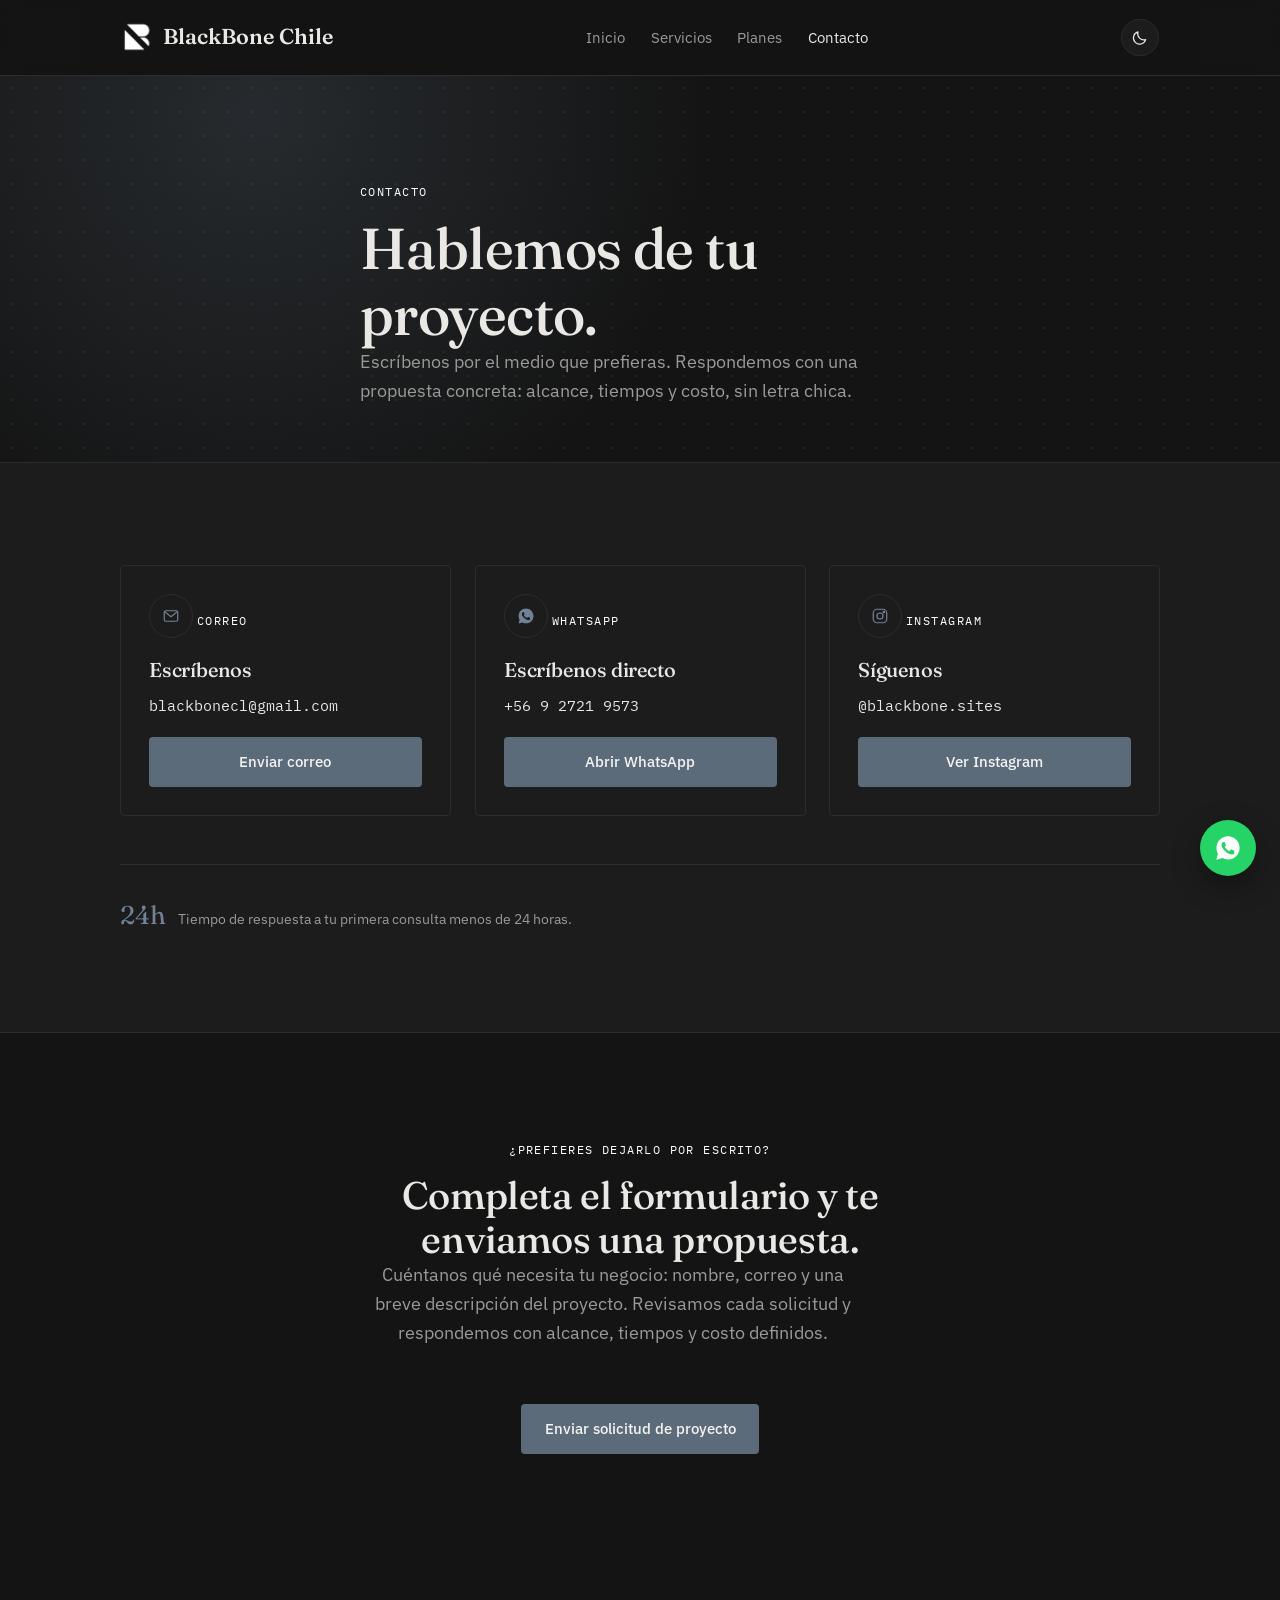
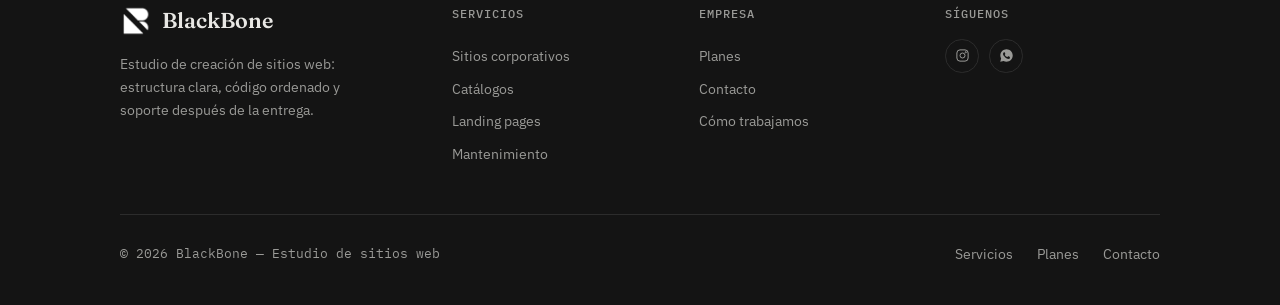
<file: html/contacto.html>
<!DOCTYPE html>
<html lang="es" data-theme="dark">
<head>
<meta charset="UTF-8">
<meta name="viewport" content="width=device-width, initial-scale=1.0">
<title>Contacto — BlackBone</title>
<meta name="description" content="Contacta a BlackBone por correo, WhatsApp o Instagram y cuéntanos qué necesita tu negocio.">
<link rel="stylesheet" href="../css/styles.css">
<link rel="icon" type="image/png" href="../img/favicon.png">
<link rel="icon" href="../img/favicon.ico" sizes="any">
<link rel="apple-touch-icon" href="../img/apple-touch-icon.png">
</head>
<body>

  <header class="site-header">
    <div class="container nav">
      <a href="../index.html" class="brand">
        <img src="../img/logo-placeholder.png" alt="Logo de BlackBone" width="32" height="32">
        <span class="brand-text">BlackBone Chile</span>
      </a>

      <ul class="nav-links" data-nav-links>
        <li><a href="../index.html">Inicio</a></li>
        <li><a href="servicios.html">Servicios</a></li>
        <li><a href="planes.html">Planes</a></li>
        <li><a href="contacto.html" aria-current="page">Contacto</a></li>
      </ul>

      <div style="display:flex; align-items:center; gap:0.75rem;">
        <button class="theme-toggle" data-theme-toggle type="button" aria-pressed="false" aria-label="Cambiar a modo claro">
          <svg class="icon-moon" viewBox="0 0 24 24" fill="none" stroke="currentColor" stroke-width="1.6">
            <path d="M20 14.5A8.5 8.5 0 0 1 9.5 4 8.5 8.5 0 1 0 20 14.5Z" stroke-linecap="round" stroke-linejoin="round"/>
          </svg>
          <svg class="icon-sun" viewBox="0 0 24 24" fill="none" stroke="currentColor" stroke-width="1.6">
            <circle cx="12" cy="12" r="4.2"/>
            <path d="M12 2.5v2.4M12 19.1v2.4M4.6 4.6l1.7 1.7M17.7 17.7l1.7 1.7M2.5 12h2.4M19.1 12h2.4M4.6 19.4l1.7-1.7M17.7 6.3l1.7-1.7" stroke-linecap="round"/>
          </svg>
        </button>
        <button class="nav-toggle" data-nav-toggle type="button" aria-expanded="false" aria-label="Abrir menú">
          <svg viewBox="0 0 24 24" fill="none" stroke="currentColor" stroke-width="1.6" width="20" height="20">
            <path d="M4 7h16M4 12h16M4 17h16" stroke-linecap="round"/>
          </svg>
        </button>
      </div>
    </div>
  </header>

  <main>

    <section class="section intro-section" data-spotlight style="padding-block-end: 0;">
      <div class="container section-head reveal">
        <span class="eyebrow">Contacto</span>
        <h1>Hablemos de tu proyecto.</h1>
        <p class="lead">Escríbenos por el medio que prefieras. Respondemos con una propuesta concreta: alcance, tiempos y costo, sin letra chica.</p>
      </div>
    </section>

    <section class="section section--alt">
      <div class="container">
        <div class="grid stagger-group">

          <div class="card reveal">
            <span class="contact-card-icon" aria-hidden="true">
              <svg viewBox="0 0 24 24" fill="none" stroke="currentColor" stroke-width="1.6"><rect x="3" y="5" width="18" height="14" rx="2"/><path d="m4 6.5 8 6.5 8-6.5" stroke-linecap="round" stroke-linejoin="round"/></svg>
            </span>
            <span class="eyebrow">Correo</span>
            <h3>Escríbenos</h3>
            
            <span class="contact-value">blackbonecl@gmail.com</span>
            
            <a href="mailto:correo@blackbonechile.cl" class="btn btn-primary">Enviar correo</a>
          </div>

          <div class="card reveal">
            <span class="contact-card-icon" aria-hidden="true">
              <svg viewBox="0 0 24 24" fill="currentColor" stroke="none"><path d="M12.04 2C6.58 2 2.13 6.45 2.13 11.91c0 1.77.46 3.45 1.28 4.94L2 22l5.29-1.39a9.9 9.9 0 0 0 4.75 1.21h.004c5.46 0 9.91-4.45 9.91-9.91C21.98 6.45 17.5 2 12.04 2Zm5.8 14.09c-.24.68-1.4 1.32-1.94 1.4-.5.08-1.11.11-1.79-.11a16.3 16.3 0 0 1-1.62-.6c-2.85-1.23-4.71-4.12-4.85-4.31-.14-.19-1.16-1.54-1.16-2.94 0-1.4.73-2.08 1-2.36.24-.28.53-.35.7-.35h.5c.16 0 .38-.06.6.46s.73 1.79.8 1.92c.07.14.11.3.02.48-.09.19-.14.3-.28.46-.14.16-.29.36-.42.48-.14.14-.28.29-.12.57.16.28.71 1.17 1.52 1.9 1.05.94 1.93 1.23 2.21 1.37.28.14.44.12.6-.07.16-.19.68-.79.86-1.06.18-.28.35-.23.6-.14s1.57.74 1.84.88c.27.14.45.2.51.32.07.12.07.66-.17 1.4Z"/></svg>
            </span>
            <span class="eyebrow">WhatsApp</span>
            <h3>Escríbenos directo</h3>
            
            <span class="contact-value">+56 9 2721 9573</span>
            
            <a href="https://wa.me/56927219573?text=Hola%21%20quisiera%20cotizar%20una%20p%C3%A1gina%20para%20mi%20negocio%21" class="btn btn-primary" target="_blank" rel="noopener">Abrir WhatsApp</a>
          </div>

          <div class="card reveal">
            <span class="contact-card-icon" aria-hidden="true">
              <svg viewBox="0 0 24 24" fill="none" stroke="currentColor" stroke-width="1.6"><rect x="3" y="3" width="18" height="18" rx="5"/><circle cx="12" cy="12" r="4"/><circle cx="17.2" cy="6.8" r="1"/></svg>
            </span>
            <span class="eyebrow">Instagram</span>
            <h3>Síguenos</h3>
            
            <span class="contact-value">@blackbone.sites</span>
            
            <a href="https://www.instagram.com/blackbone.sites/" class="btn btn-primary" target="_blank" rel="noopener">Ver Instagram</a>
          </div>

        </div>

        <div class="contact-note reveal">
          <span class="stat-number">24h</span>
          <p class="stat-label">Tiempo de respuesta a tu primera consulta menos de 24 horas.</p>
        </div>
      </div>
    </section>

    <section class="section cta">
      <div class="container">
        <div class="section-head reveal">
          <span class="eyebrow">¿Prefieres dejarlo por escrito?</span>
          <h2>Completa el formulario y te enviamos una propuesta.</h2>
          <p class="lead">Cuéntanos qué necesita tu negocio: nombre, correo y una breve descripción del proyecto. Revisamos cada solicitud y respondemos con alcance, tiempos y costo definidos.</p>
        </div>
        <div class="btn-row">
          <a href="../index.html#propuesta" class="btn btn-primary">Enviar solicitud de proyecto</a>
        </div>
      </div>
    </section>

  </main>

  <footer class="site-footer">
    <div class="container">
      <div class="footer-columns">
        <div class="footer-brand">
          <a href="../index.html" class="brand">
            <img src="../img/logo-placeholder.png" alt="Logo de BlackBone" width="32" height="32">
            BlackBone
          </a>
          <p>Estudio de creación de sitios web: estructura clara, código ordenado y soporte después de la entrega.</p>
        </div>

        <nav class="footer-col">
          <h4>Servicios</h4>
          <a href="servicios.html">Sitios corporativos</a>
          <a href="servicios.html">Catálogos</a>
          <a href="servicios.html">Landing pages</a>
          <a href="servicios.html">Mantenimiento</a>
        </nav>

        <nav class="footer-col">
          <h4>Empresa</h4>
          <a href="planes.html">Planes</a>
          <a href="contacto.html">Contacto</a>
          <a href="../index.html#proceso">Cómo trabajamos</a>
        </nav>

        <div class="footer-col">
          <h4>Síguenos</h4>
          <div class="social-row">
            
            <a href="https://instagram.com/blackbone.chile" target="_blank" rel="noopener" aria-label="Instagram">
              <svg viewBox="0 0 24 24" fill="none" stroke="currentColor" stroke-width="1.6"><rect x="3" y="3" width="18" height="18" rx="5"/><circle cx="12" cy="12" r="4"/><circle cx="17.2" cy="6.8" r="1"/></svg>
            </a>
            <a href="https://wa.me/56927219573?text=Hola%21%20quisiera%20cotizar%20una%20p%C3%A1gina%20para%20mi%20negocio%21" target="_blank" rel="noopener" aria-label="WhatsApp">
              <svg viewBox="0 0 24 24" fill="currentColor" stroke="none"><path d="M12.04 2C6.58 2 2.13 6.45 2.13 11.91c0 1.77.46 3.45 1.28 4.94L2 22l5.29-1.39a9.9 9.9 0 0 0 4.75 1.21h.004c5.46 0 9.91-4.45 9.91-9.91C21.98 6.45 17.5 2 12.04 2Zm5.8 14.09c-.24.68-1.4 1.32-1.94 1.4-.5.08-1.11.11-1.79-.11a16.3 16.3 0 0 1-1.62-.6c-2.85-1.23-4.71-4.12-4.85-4.31-.14-.19-1.16-1.54-1.16-2.94 0-1.4.73-2.08 1-2.36.24-.28.53-.35.7-.35h.5c.16 0 .38-.06.6.46s.73 1.79.8 1.92c.07.14.11.3.02.48-.09.19-.14.3-.28.46-.14.16-.29.36-.42.48-.14.14-.28.29-.12.57.16.28.71 1.17 1.52 1.9 1.05.94 1.93 1.23 2.21 1.37.28.14.44.12.6-.07.16-.19.68-.79.86-1.06.18-.28.35-.23.6-.14s1.57.74 1.84.88c.27.14.45.2.51.32.07.12.07.66-.17 1.4Z"/></svg>
            </a>
          </div>
        </div>
      </div>

      <div class="footer-grid">
        <span class="footer-note">© 2026 BlackBone — Estudio de sitios web</span>
        <nav class="footer-links">
          <a href="servicios.html">Servicios</a>
          <a href="planes.html">Planes</a>
          <a href="contacto.html">Contacto</a>
        </nav>
      </div>
    </div>
  </footer>

  <script src="../js/script.js"></script>
  <a href="https://wa.me/56927219573?text=Hola%21%20quisiera%20cotizar%20una%20p%C3%A1gina%20para%20mi%20negocio%21" class="whatsapp-float" target="_blank" rel="noopener" aria-label="Escríbenos por WhatsApp">
    <svg viewBox="0 0 24 24" fill="currentColor" stroke="none"><path d="M12.04 2C6.58 2 2.13 6.45 2.13 11.91c0 1.77.46 3.45 1.28 4.94L2 22l5.29-1.39a9.9 9.9 0 0 0 4.75 1.21h.004c5.46 0 9.91-4.45 9.91-9.91C21.98 6.45 17.5 2 12.04 2Zm5.8 14.09c-.24.68-1.4 1.32-1.94 1.4-.5.08-1.11.11-1.79-.11a16.3 16.3 0 0 1-1.62-.6c-2.85-1.23-4.71-4.12-4.85-4.31-.14-.19-1.16-1.54-1.16-2.94 0-1.4.73-2.08 1-2.36.24-.28.53-.35.7-.35h.5c.16 0 .38-.06.6.46s.73 1.79.8 1.92c.07.14.11.3.02.48-.09.19-.14.3-.28.46-.14.16-.29.36-.42.48-.14.14-.28.29-.12.57.16.28.71 1.17 1.52 1.9 1.05.94 1.93 1.23 2.21 1.37.28.14.44.12.6-.07.16-.19.68-.79.86-1.06.18-.28.35-.23.6-.14s1.57.74 1.84.88c.27.14.45.2.51.32.07.12.07.66-.17 1.4Z"/></svg>
  </a>
</body>
</html>
</file>
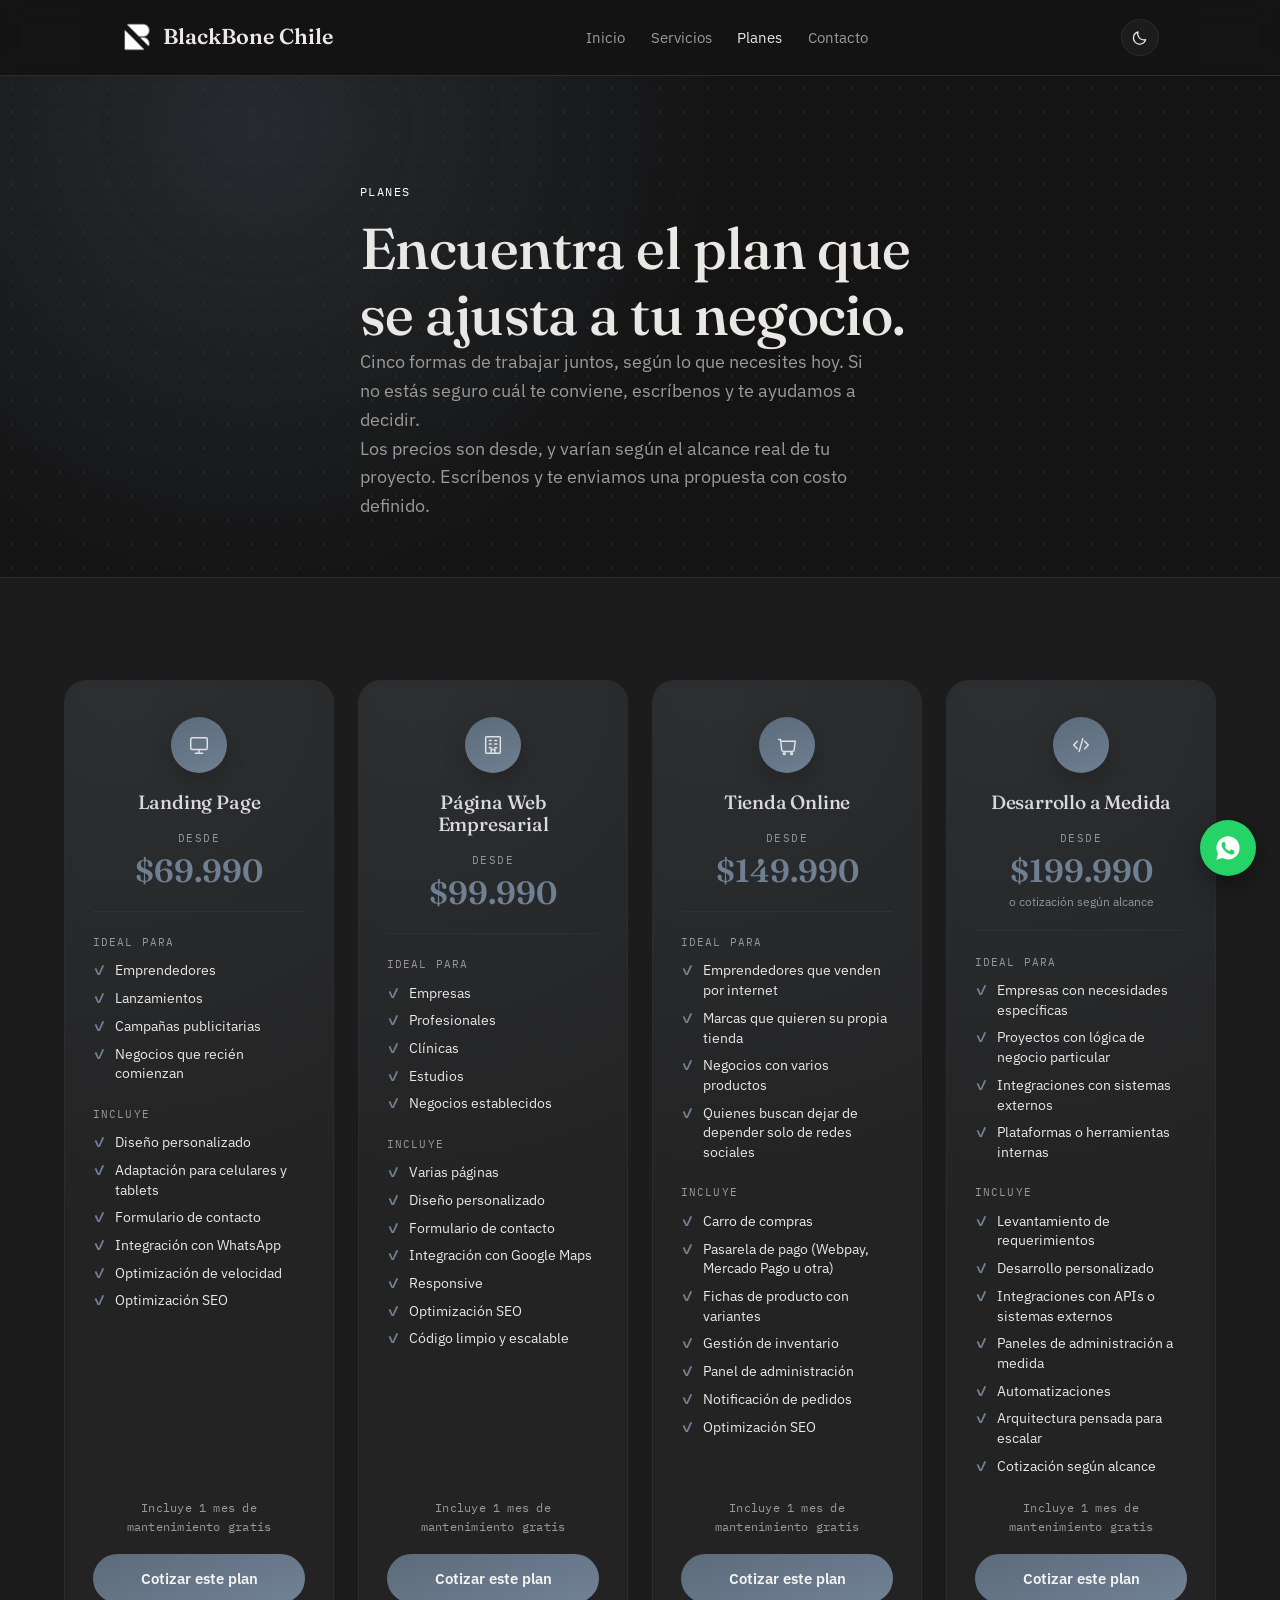
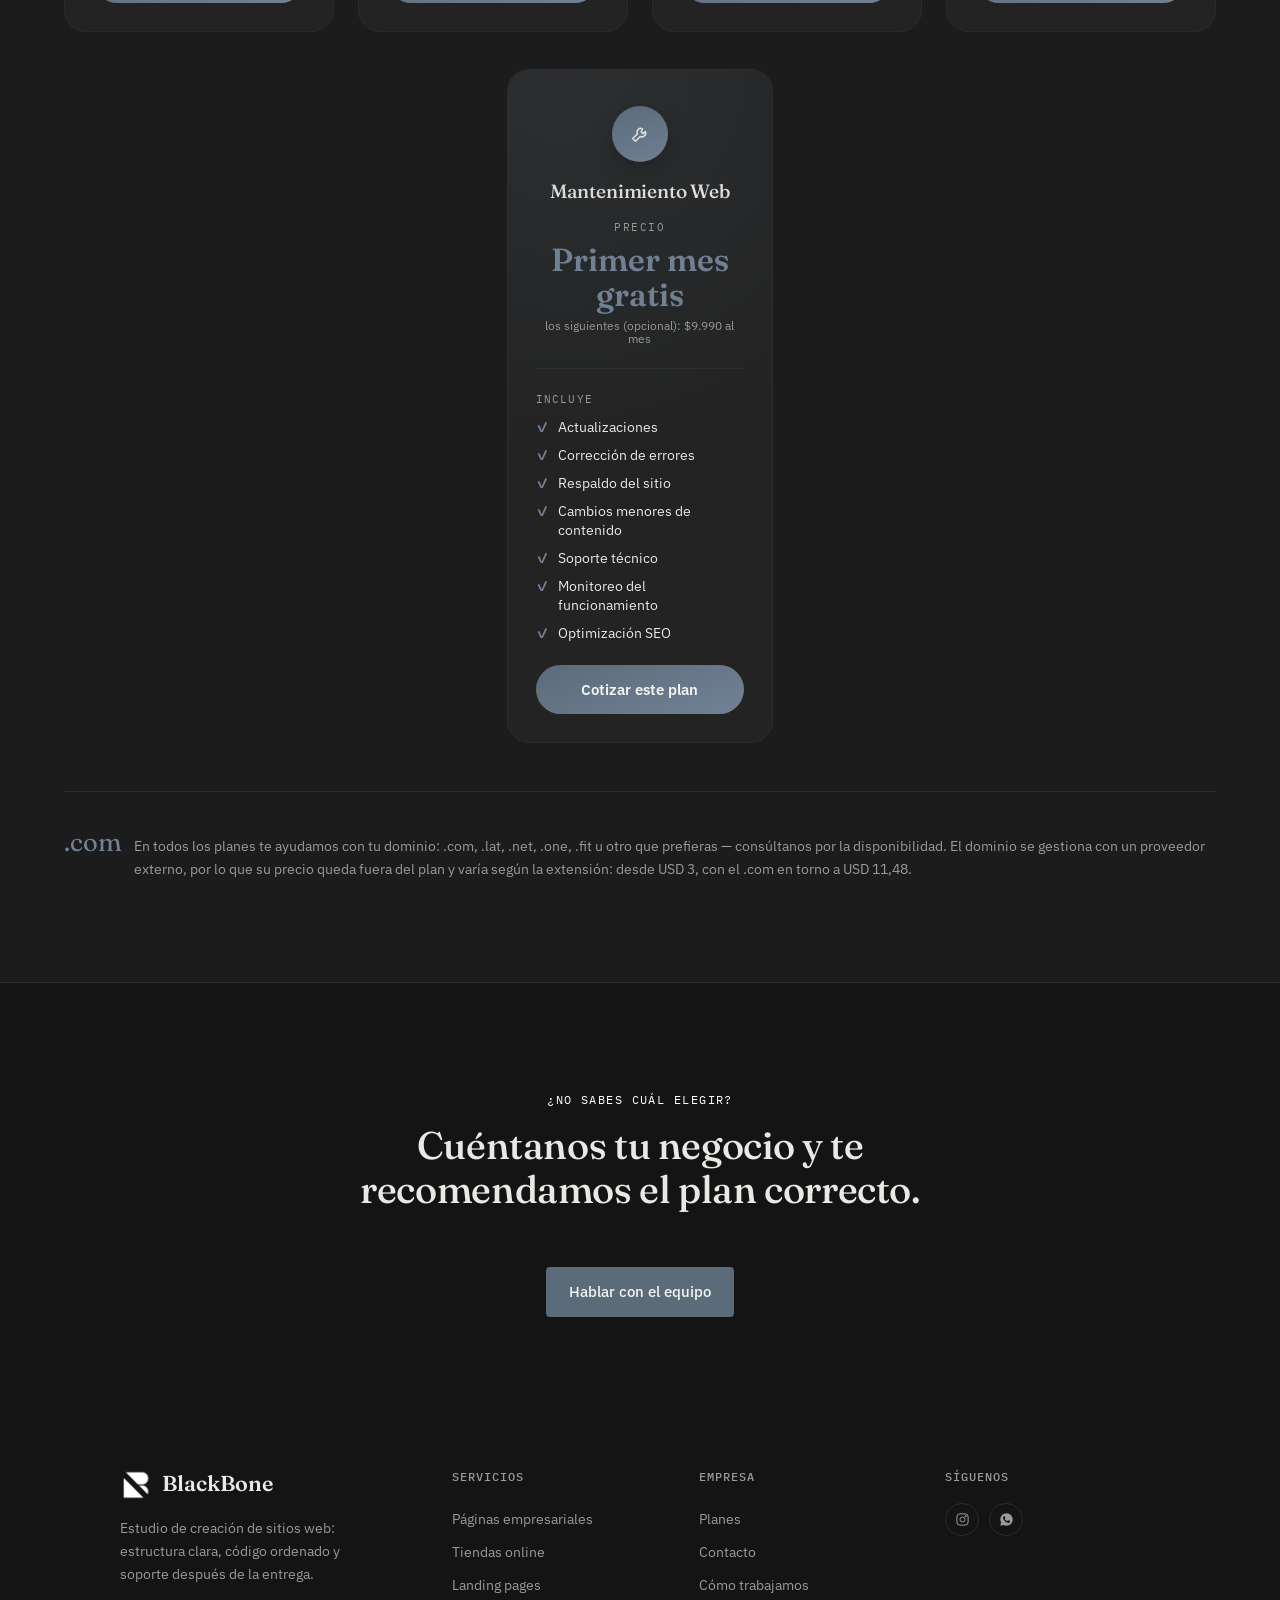
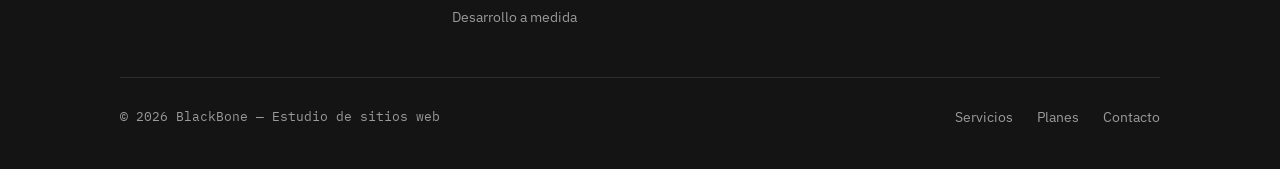
<file: html/planes.html>
<!DOCTYPE html>
<html lang="es" data-theme="dark">
<head>
<meta charset="UTF-8">
<meta name="viewport" content="width=device-width, initial-scale=1.0">
<title>Planes — BlackBone</title>
<meta name="description" content="Conoce los planes de BlackBone: Landing Page, Página Web Empresarial, Tienda Online, Desarrollo a Medida y Mantenimiento Web, con lo que incluye cada uno.">
<link rel="stylesheet" href="../css/styles.css">
<link rel="icon" type="image/png" href="../img/favicon.png">
<link rel="icon" href="../img/favicon.ico" sizes="any">
<link rel="apple-touch-icon" href="../img/apple-touch-icon.png">
</head>
<body>

  <header class="site-header">
    <div class="container nav">
      <a href="../index.html" class="brand">
        <img src="../img/logo-placeholder.png" alt="Logo de BlackBone" width="32" height="32">
        <span class="brand-text">BlackBone Chile</span>
      </a>

      <ul class="nav-links" data-nav-links>
        <li><a href="../index.html">Inicio</a></li>
        <li><a href="servicios.html">Servicios</a></li>
        <li><a href="planes.html" aria-current="page">Planes</a></li>
        <li><a href="contacto.html">Contacto</a></li>
      </ul>

      <div style="display:flex; align-items:center; gap:0.75rem;">
        <button class="theme-toggle" data-theme-toggle type="button" aria-pressed="false" aria-label="Cambiar a modo claro">
          <svg class="icon-moon" viewBox="0 0 24 24" fill="none" stroke="currentColor" stroke-width="1.6">
            <path d="M20 14.5A8.5 8.5 0 0 1 9.5 4 8.5 8.5 0 1 0 20 14.5Z" stroke-linecap="round" stroke-linejoin="round"/>
          </svg>
          <svg class="icon-sun" viewBox="0 0 24 24" fill="none" stroke="currentColor" stroke-width="1.6">
            <circle cx="12" cy="12" r="4.2"/>
            <path d="M12 2.5v2.4M12 19.1v2.4M4.6 4.6l1.7 1.7M17.7 17.7l1.7 1.7M2.5 12h2.4M19.1 12h2.4M4.6 19.4l1.7-1.7M17.7 6.3l1.7-1.7" stroke-linecap="round"/>
          </svg>
        </button>
        <button class="nav-toggle" data-nav-toggle type="button" aria-expanded="false" aria-label="Abrir menú">
          <svg viewBox="0 0 24 24" fill="none" stroke="currentColor" stroke-width="1.6" width="20" height="20">
            <path d="M4 7h16M4 12h16M4 17h16" stroke-linecap="round"/>
          </svg>
        </button>
      </div>
    </div>
  </header>

  <main>

    <section class="section intro-section" data-spotlight style="padding-block-end: 0;">
      <div class="container section-head reveal">
        <span class="eyebrow">Planes</span>
        <h1>Encuentra el plan que se ajusta a tu negocio.</h1>
        <p class="lead">Cinco formas de trabajar juntos, según lo que necesites hoy. Si no estás seguro cuál te conviene, escríbenos y te ayudamos a decidir.</p>
        <p class="lead">Los precios son desde, y varían según el alcance real de tu proyecto. Escríbenos y te enviamos una propuesta con costo definido.</p>
      </div>
    </section>

    <section class="section section--alt">
      <div class="container plans-container">
        <div class="grid stagger-group plans-grid">

          <div class="card plan-card reveal">
            <div class="plan-icon">
              <svg viewBox="0 0 24 24" fill="none" stroke="currentColor" stroke-width="1.6"><rect x="3" y="4" width="18" height="13" rx="1.5"/><path d="M8 21h8M12 17v4" stroke-linecap="round"/></svg>
            </div>
            <h3>Landing Page</h3>

            <div class="plan-price-block">
              <span class="plan-price-label">Desde</span>
              <p class="plan-price">$69.990</p>
            </div>

            <div class="plan-body">
              <span class="plan-group-label">Ideal para</span>
              <ul class="plan-features">
                <li>Emprendedores</li>
                <li>Lanzamientos</li>
                <li>Campañas publicitarias</li>
                <li>Negocios que recién comienzan</li>
              </ul>

              <span class="plan-group-label">Incluye</span>
              <ul class="plan-features">
                <li>Diseño personalizado</li>
                <li>Adaptación para celulares y tablets</li>
                <li>Formulario de contacto</li>
                <li>Integración con WhatsApp</li>
                <li>Optimización de velocidad</li>
                <li>Optimización SEO</li>
              </ul>
            </div>

            <p class="plan-perk">Incluye 1 mes de mantenimiento gratis</p>
            <a href="contacto.html" class="btn-plan">Cotizar este plan</a>
          </div>

          <div class="card plan-card reveal">
            <div class="plan-icon">
              <svg viewBox="0 0 24 24" fill="none" stroke="currentColor" stroke-width="1.6"><rect x="4" y="3" width="16" height="18" rx="1"/><path d="M8 7h2M14 7h2M8 11h2M14 11h2M8 15h2M14 15h2M10 21v-4h4v4" stroke-linecap="round"/></svg>
            </div>
            <h3>Página Web Empresarial</h3>

            <div class="plan-price-block">
              <span class="plan-price-label">Desde</span>
              <p class="plan-price">$99.990</p>
            </div>

            <div class="plan-body">
              <span class="plan-group-label">Ideal para</span>
              <ul class="plan-features">
                <li>Empresas</li>
                <li>Profesionales</li>
                <li>Clínicas</li>
                <li>Estudios</li>
                <li>Negocios establecidos</li>
              </ul>

              <span class="plan-group-label">Incluye</span>
              <ul class="plan-features">
                <li>Varias páginas</li>
                <li>Diseño personalizado</li>
                <li>Formulario de contacto</li>
                <li>Integración con Google Maps</li>
                <li>Responsive</li>
                <li>Optimización SEO</li>
                <li>Código limpio y escalable</li>
              </ul>
            </div>

            <p class="plan-perk">Incluye 1 mes de mantenimiento gratis</p>
            <a href="contacto.html" class="btn-plan">Cotizar este plan</a>
          </div>

          <div class="card plan-card reveal">
            <div class="plan-icon">
              <svg viewBox="0 0 24 24" fill="none" stroke="currentColor" stroke-width="1.6"><path d="M3 6h2l1.2 11.2A2 2 0 0 0 8.2 19h9.6a2 2 0 0 0 2-1.8L21 8H6.2" stroke-linecap="round" stroke-linejoin="round"/><circle cx="9" cy="21.5" r="1"/><circle cx="17" cy="21.5" r="1"/></svg>
            </div>
            <h3>Tienda Online</h3>

            <div class="plan-price-block">
              <span class="plan-price-label">Desde</span>
              <p class="plan-price">$149.990</p>
            </div>

            <div class="plan-body">
              <span class="plan-group-label">Ideal para</span>
              <ul class="plan-features">
                <li>Emprendedores que venden por internet</li>
                <li>Marcas que quieren su propia tienda</li>
                <li>Negocios con varios productos</li>
                <li>Quienes buscan dejar de depender solo de redes sociales</li>
              </ul>

              <span class="plan-group-label">Incluye</span>
              <ul class="plan-features">
                <li>Carro de compras</li>
                <li>Pasarela de pago (Webpay, Mercado Pago u otra)</li>
                <li>Fichas de producto con variantes</li>
                <li>Gestión de inventario</li>
                <li>Panel de administración</li>
                <li>Notificación de pedidos</li>
                <li>Optimización SEO</li>
              </ul>
            </div>

            <p class="plan-perk">Incluye 1 mes de mantenimiento gratis</p>
            <a href="contacto.html" class="btn-plan">Cotizar este plan</a>
          </div>

          <div class="card plan-card reveal">
            <div class="plan-icon">
              <svg viewBox="0 0 24 24" fill="none" stroke="currentColor" stroke-width="1.6"><path d="M8 8l-4 4 4 4M16 8l4 4-4 4M14 5l-4 14" stroke-linecap="round" stroke-linejoin="round"/></svg>
            </div>
            <h3>Desarrollo a Medida</h3>

            <div class="plan-price-block">
              <span class="plan-price-label">Desde</span>
              <p class="plan-price">$199.990<span class="plan-price-note">o cotización según alcance</span></p>
            </div>

            <div class="plan-body">
              <span class="plan-group-label">Ideal para</span>
              <ul class="plan-features">
                <li>Empresas con necesidades específicas</li>
                <li>Proyectos con lógica de negocio particular</li>
                <li>Integraciones con sistemas externos</li>
                <li>Plataformas o herramientas internas</li>
              </ul>

              <span class="plan-group-label">Incluye</span>
              <ul class="plan-features">
                <li>Levantamiento de requerimientos</li>
                <li>Desarrollo personalizado</li>
                <li>Integraciones con APIs o sistemas externos</li>
                <li>Paneles de administración a medida</li>
                <li>Automatizaciones</li>
                <li>Arquitectura pensada para escalar</li>
                <li>Cotización según alcance</li>
              </ul>
            </div>

            <p class="plan-perk">Incluye 1 mes de mantenimiento gratis</p>
            <a href="contacto.html" class="btn-plan">Cotizar este plan</a>
          </div>

          <div class="card plan-card reveal">
            <div class="plan-icon">
              <svg viewBox="0 0 24 24" fill="none" stroke="currentColor" stroke-width="1.6"><path d="M14.7 6.3a4 4 0 0 0-5.4 5.4L4 17l3 3 5.3-5.3a4 4 0 0 0 5.4-5.4l-2.4 2.4-2-2Z" stroke-linecap="round" stroke-linejoin="round"/></svg>
            </div>
            <h3>Mantenimiento Web</h3>

            <div class="plan-price-block">
              <span class="plan-price-label">Precio</span>
              <p class="plan-price">Primer mes gratis<span class="plan-price-note">los siguientes (opcional): $9.990 al mes</span></p>
            </div>

            <div class="plan-body">
              <span class="plan-group-label">Incluye</span>
              <ul class="plan-features">
                <li>Actualizaciones</li>
                <li>Corrección de errores</li>
                <li>Respaldo del sitio</li>
                <li>Cambios menores de contenido</li>
                <li>Soporte técnico</li>
                <li>Monitoreo del funcionamiento</li>
                <li>Optimización SEO</li>
              </ul>
            </div>

            <a href="contacto.html" class="btn-plan">Cotizar este plan</a>
          </div>

        </div>

        <div class="contact-note reveal">
          <span class="stat-number">.com</span>
          <p class="stat-label">En todos los planes te ayudamos con tu dominio: .com, .lat, .net, .one, .fit u otro que prefieras — consúltanos por la disponibilidad. El dominio se gestiona con un proveedor externo, por lo que su precio queda fuera del plan y varía según la extensión: desde USD 3, con el .com en torno a USD 11,48.</p>
        </div>
      </div>
    </section>

    <section class="section cta">
      <div class="container">
        <div class="section-head reveal">
          <span class="eyebrow">¿No sabes cuál elegir?</span>
          <h2>Cuéntanos tu negocio y te recomendamos el plan correcto.</h2>
        </div>
        <div class="btn-row">
          <a href="contacto.html" class="btn btn-primary">Hablar con el equipo</a>
        </div>
      </div>
    </section>

  </main>

  <footer class="site-footer">
    <div class="container">
      <div class="footer-columns">
        <div class="footer-brand">
          <a href="../index.html" class="brand">
            <img src="../img/logo-placeholder.png" alt="Logo de BlackBone" width="32" height="32">
            BlackBone
          </a>
          <p>Estudio de creación de sitios web: estructura clara, código ordenado y soporte después de la entrega.</p>
        </div>

        <nav class="footer-col">
          <h4>Servicios</h4>
          <a href="servicios.html">Páginas empresariales</a>
          <a href="servicios.html">Tiendas online</a>
          <a href="servicios.html">Landing pages</a>
          <a href="servicios.html">Desarrollo a medida</a>
        </nav>

        <nav class="footer-col">
          <h4>Empresa</h4>
          <a href="planes.html">Planes</a>
          <a href="contacto.html">Contacto</a>
          <a href="../index.html#proceso">Cómo trabajamos</a>
        </nav>

        <div class="footer-col">
          <h4>Síguenos</h4>
          <div class="social-row">
            
            <a href="https://www.instagram.com/blackbone.sites/" target="_blank" rel="noopener" aria-label="Instagram">
              <svg viewBox="0 0 24 24" fill="none" stroke="currentColor" stroke-width="1.6"><rect x="3" y="3" width="18" height="18" rx="5"/><circle cx="12" cy="12" r="4"/><circle cx="17.2" cy="6.8" r="1"/></svg>
            </a>
            <a href="https://wa.me/56927219573?text=Hola%21%20quisiera%20cotizar%20una%20p%C3%A1gina%20para%20mi%20negocio%21" target="_blank" rel="noopener" aria-label="WhatsApp">
              <svg viewBox="0 0 24 24" fill="currentColor" stroke="none"><path d="M12.04 2C6.58 2 2.13 6.45 2.13 11.91c0 1.77.46 3.45 1.28 4.94L2 22l5.29-1.39a9.9 9.9 0 0 0 4.75 1.21h.004c5.46 0 9.91-4.45 9.91-9.91C21.98 6.45 17.5 2 12.04 2Zm5.8 14.09c-.24.68-1.4 1.32-1.94 1.4-.5.08-1.11.11-1.79-.11a16.3 16.3 0 0 1-1.62-.6c-2.85-1.23-4.71-4.12-4.85-4.31-.14-.19-1.16-1.54-1.16-2.94 0-1.4.73-2.08 1-2.36.24-.28.53-.35.7-.35h.5c.16 0 .38-.06.6.46s.73 1.79.8 1.92c.07.14.11.3.02.48-.09.19-.14.3-.28.46-.14.16-.29.36-.42.48-.14.14-.28.29-.12.57.16.28.71 1.17 1.52 1.9 1.05.94 1.93 1.23 2.21 1.37.28.14.44.12.6-.07.16-.19.68-.79.86-1.06.18-.28.35-.23.6-.14s1.57.74 1.84.88c.27.14.45.2.51.32.07.12.07.66-.17 1.4Z"/></svg>
            </a>
          </div>
        </div>
      </div>

      <div class="footer-grid">
        <span class="footer-note">© 2026 BlackBone — Estudio de sitios web</span>
        <nav class="footer-links">
          <a href="servicios.html">Servicios</a>
          <a href="planes.html">Planes</a>
          <a href="contacto.html">Contacto</a>
        </nav>
      </div>
    </div>
  </footer>

  <script src="../js/script.js"></script>
  <a href="https://wa.me/56927219573?text=Hola%21%20quisiera%20cotizar%20una%20p%C3%A1gina%20para%20mi%20negocio%21" class="whatsapp-float" target="_blank" rel="noopener" aria-label="Escríbenos por WhatsApp">
    <svg viewBox="0 0 24 24" fill="currentColor" stroke="none"><path d="M12.04 2C6.58 2 2.13 6.45 2.13 11.91c0 1.77.46 3.45 1.28 4.94L2 22l5.29-1.39a9.9 9.9 0 0 0 4.75 1.21h.004c5.46 0 9.91-4.45 9.91-9.91C21.98 6.45 17.5 2 12.04 2Zm5.8 14.09c-.24.68-1.4 1.32-1.94 1.4-.5.08-1.11.11-1.79-.11a16.3 16.3 0 0 1-1.62-.6c-2.85-1.23-4.71-4.12-4.85-4.31-.14-.19-1.16-1.54-1.16-2.94 0-1.4.73-2.08 1-2.36.24-.28.53-.35.7-.35h.5c.16 0 .38-.06.6.46s.73 1.79.8 1.92c.07.14.11.3.02.48-.09.19-.14.3-.28.46-.14.16-.29.36-.42.48-.14.14-.28.29-.12.57.16.28.71 1.17 1.52 1.9 1.05.94 1.93 1.23 2.21 1.37.28.14.44.12.6-.07.16-.19.68-.79.86-1.06.18-.28.35-.23.6-.14s1.57.74 1.84.88c.27.14.45.2.51.32.07.12.07.66-.17 1.4Z"/></svg>
  </a>
</body>
</html>
</file>
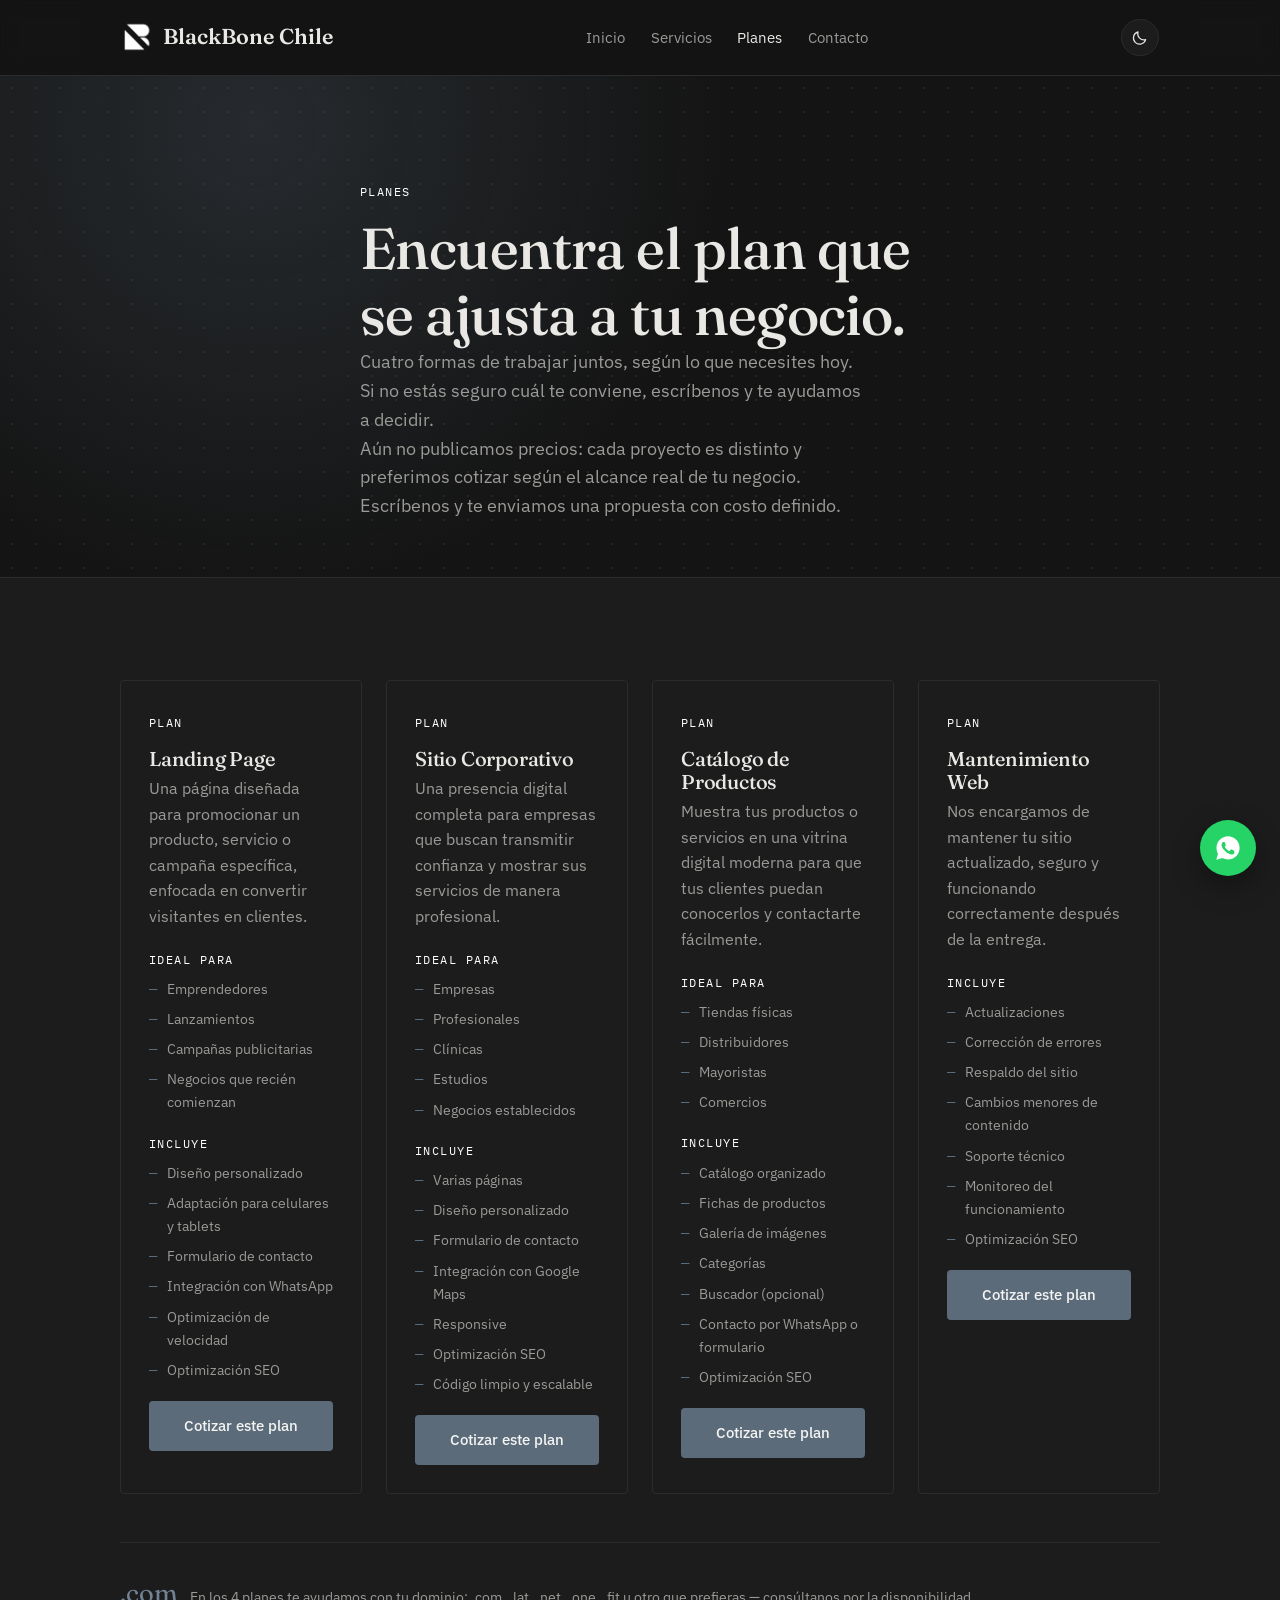
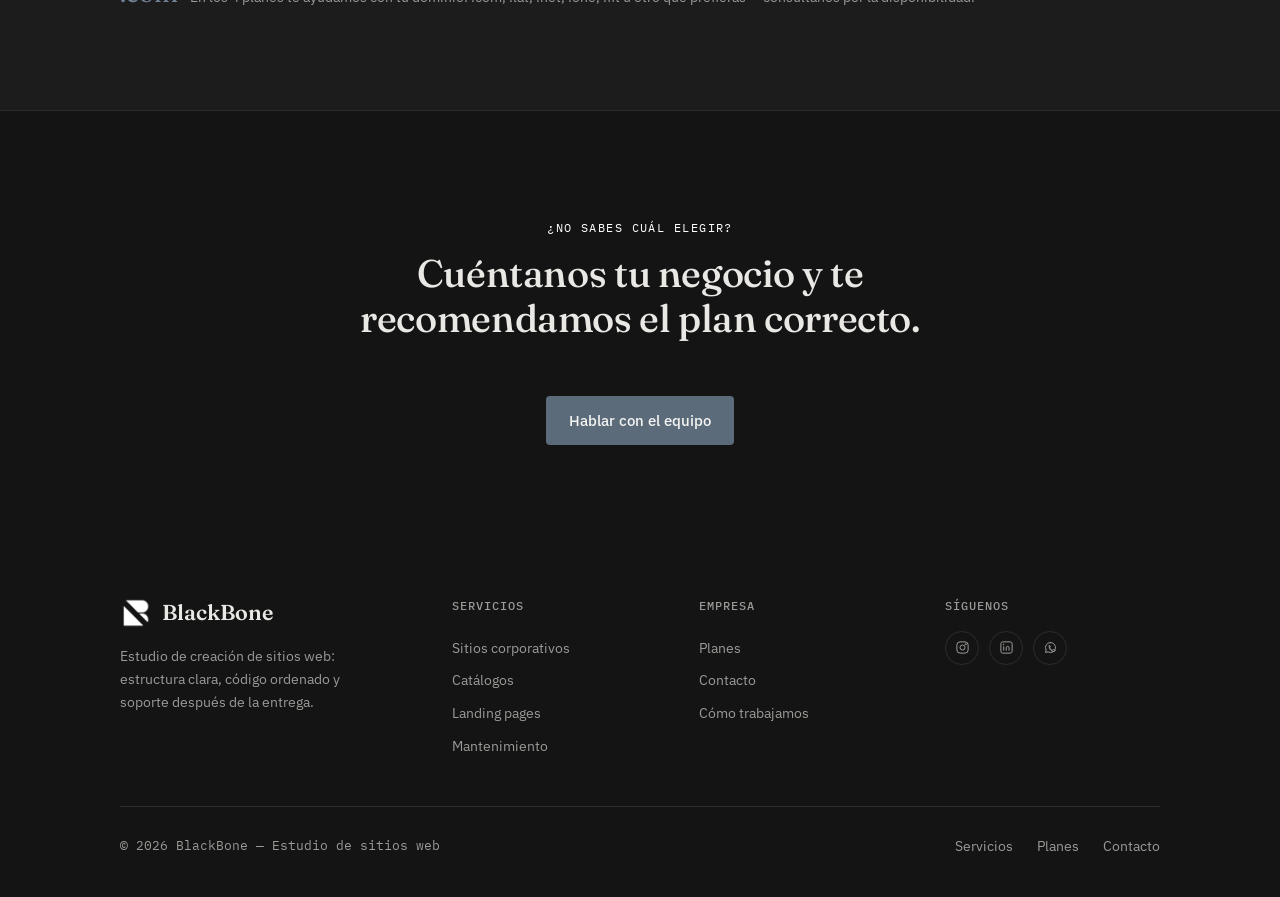
<file: html/proyectos.html>
<!DOCTYPE html>
<html lang="es" data-theme="dark">
<head>
<meta charset="UTF-8">
<meta name="viewport" content="width=device-width, initial-scale=1.0">
<title>Planes — BlackBone</title>
<meta name="description" content="Conoce los planes de BlackBone: Landing Page, Sitio Corporativo, Catálogo de Productos y Mantenimiento Web, con lo que incluye cada uno.">
<link rel="stylesheet" href="../css/styles.css">
<link rel="icon" type="image/png" href="../img/favicon.png">
<link rel="icon" href="../img/favicon.ico" sizes="any">
<link rel="apple-touch-icon" href="../img/apple-touch-icon.png">
</head>
<body>

  <!-- Mismo bloque de cabecera que las demás páginas: solo cambia aria-current="page". -->
  <header class="site-header">
    <div class="container nav">
      <a href="../index.html" class="brand">
        <img src="../img/logo-placeholder.png" alt="Logo de BlackBone" width="32" height="32">
        <span class="brand-text">BlackBone Chile</span>
      </a>

      <ul class="nav-links" data-nav-links>
        <li><a href="../index.html">Inicio</a></li>
        <li><a href="servicios.html">Servicios</a></li>
        <li><a href="proyectos.html" aria-current="page">Planes</a></li>
        <li><a href="contacto.html">Contacto</a></li>
      </ul>

      <div style="display:flex; align-items:center; gap:0.75rem;">
        <button class="theme-toggle" data-theme-toggle type="button" aria-pressed="false" aria-label="Cambiar a modo claro">
          <svg class="icon-moon" viewBox="0 0 24 24" fill="none" stroke="currentColor" stroke-width="1.6">
            <path d="M20 14.5A8.5 8.5 0 0 1 9.5 4 8.5 8.5 0 1 0 20 14.5Z" stroke-linecap="round" stroke-linejoin="round"/>
          </svg>
          <svg class="icon-sun" viewBox="0 0 24 24" fill="none" stroke="currentColor" stroke-width="1.6">
            <circle cx="12" cy="12" r="4.2"/>
            <path d="M12 2.5v2.4M12 19.1v2.4M4.6 4.6l1.7 1.7M17.7 17.7l1.7 1.7M2.5 12h2.4M19.1 12h2.4M4.6 19.4l1.7-1.7M17.7 6.3l1.7-1.7" stroke-linecap="round"/>
          </svg>
        </button>
        <button class="nav-toggle" data-nav-toggle type="button" aria-expanded="false" aria-label="Abrir menú">
          <svg viewBox="0 0 24 24" fill="none" stroke="currentColor" stroke-width="1.6" width="20" height="20">
            <path d="M4 7h16M4 12h16M4 17h16" stroke-linecap="round"/>
          </svg>
        </button>
      </div>
    </div>
  </header>

  <main>

    <!-- data-spotlight + class="intro-section": mismo fondo interactivo
         que servicios.html/contacto.html (grilla de puntos + spotlight). -->
    <section class="section intro-section" data-spotlight style="padding-block-end: 0;">
      <div class="container section-head reveal">
        <span class="eyebrow">Planes</span>
        <h1>Encuentra el plan que se ajusta a tu negocio.</h1>
        <p class="lead">Cuatro formas de trabajar juntos, según lo que necesites hoy. Si no estás seguro cuál te conviene, escríbenos y te ayudamos a decidir.</p>
        <p class="lead">Aún no publicamos precios: cada proyecto es distinto y preferimos cotizar según el alcance real de tu negocio. Escríbenos y te enviamos una propuesta con costo definido.</p>
      </div>
    </section>

    <!-- ==========================================================
         PLANES — EDITA AQUÍ.
         Cada plan es un .card dentro del .grid. No llevan precio:
         el cliente cotiza directo por el botón "Cotizar este plan"
         (va a contacto.html). Los <span class="eyebrow"> "Ideal
         para" / "Incluye" y sus <ul> de abajo llevan estilos en
         línea (style="...") solo para ajustar el espaciado dentro
         de la tarjeta; no los borres al editar el texto.
         Para agregar un quinto plan, copia un bloque <div class="card
         reveal">...</div> completo y repite el proceso.
         ========================================================== -->
    <section class="section section--alt">
      <div class="container">
        <div class="grid stagger-group">

          <!-- Plan: Landing Page -->
          <div class="card reveal">
            <span class="eyebrow">Plan</span>
            <h3>Landing Page</h3>
            <p style="margin-top: 0.4rem; margin-bottom: 1.25rem;">Una página diseñada para promocionar un producto, servicio o campaña específica, enfocada en convertir visitantes en clientes.</p>

            <span class="eyebrow" style="display: block; margin-bottom: 0.5rem;">Ideal para</span>
            <ul class="service-features" style="margin: 0 0 1.25rem;">
              <li>Emprendedores</li>
              <li>Lanzamientos</li>
              <li>Campañas publicitarias</li>
              <li>Negocios que recién comienzan</li>
            </ul>

            <span class="eyebrow" style="display: block; margin-bottom: 0.5rem;">Incluye</span>
            <ul class="service-features" style="margin: 0 0 1.25rem;">
              <li>Diseño personalizado</li>
              <li>Adaptación para celulares y tablets</li>
              <li>Formulario de contacto</li>
              <li>Integración con WhatsApp</li>
              <li>Optimización de velocidad</li>
              <li>Optimización SEO</li>
            </ul>

            <a href="contacto.html" class="btn btn-primary">Cotizar este plan</a>
          </div>

          <!-- Plan: Sitio Corporativo -->
          <div class="card reveal">
            <span class="eyebrow">Plan</span>
            <h3>Sitio Corporativo</h3>
            <p style="margin-top: 0.4rem; margin-bottom: 1.25rem;">Una presencia digital completa para empresas que buscan transmitir confianza y mostrar sus servicios de manera profesional.</p>

            <span class="eyebrow" style="display: block; margin-bottom: 0.5rem;">Ideal para</span>
            <ul class="service-features" style="margin: 0 0 1.25rem;">
              <li>Empresas</li>
              <li>Profesionales</li>
              <li>Clínicas</li>
              <li>Estudios</li>
              <li>Negocios establecidos</li>
            </ul>

            <span class="eyebrow" style="display: block; margin-bottom: 0.5rem;">Incluye</span>
            <ul class="service-features" style="margin: 0 0 1.25rem;">
              <li>Varias páginas</li>
              <li>Diseño personalizado</li>
              <li>Formulario de contacto</li>
              <li>Integración con Google Maps</li>
              <li>Responsive</li>
              <li>Optimización SEO</li>
              <li>Código limpio y escalable</li>
            </ul>

            <a href="contacto.html" class="btn btn-primary">Cotizar este plan</a>
          </div>

          <!-- Plan: Catálogo de Productos -->
          <div class="card reveal">
            <span class="eyebrow">Plan</span>
            <h3>Catálogo de Productos</h3>
            <p style="margin-top: 0.4rem; margin-bottom: 1.25rem;">Muestra tus productos o servicios en una vitrina digital moderna para que tus clientes puedan conocerlos y contactarte fácilmente.</p>

            <span class="eyebrow" style="display: block; margin-bottom: 0.5rem;">Ideal para</span>
            <ul class="service-features" style="margin: 0 0 1.25rem;">
              <li>Tiendas físicas</li>
              <li>Distribuidores</li>
              <li>Mayoristas</li>
              <li>Comercios</li>
            </ul>

            <span class="eyebrow" style="display: block; margin-bottom: 0.5rem;">Incluye</span>
            <ul class="service-features" style="margin: 0 0 1.25rem;">
              <li>Catálogo organizado</li>
              <li>Fichas de productos</li>
              <li>Galería de imágenes</li>
              <li>Categorías</li>
              <li>Buscador (opcional)</li>
              <li>Contacto por WhatsApp o formulario</li>
              <li>Optimización SEO</li>
            </ul>

            <a href="contacto.html" class="btn btn-primary">Cotizar este plan</a>
          </div>

          <!-- Plan: Mantenimiento Web -->
          <div class="card reveal">
            <span class="eyebrow">Plan</span>
            <h3>Mantenimiento Web</h3>
            <p style="margin-top: 0.4rem; margin-bottom: 1.25rem;">Nos encargamos de mantener tu sitio actualizado, seguro y funcionando correctamente después de la entrega.</p>

            <span class="eyebrow" style="display: block; margin-bottom: 0.5rem;">Incluye</span>
            <ul class="service-features" style="margin: 0 0 1.25rem;">
              <li>Actualizaciones</li>
              <li>Corrección de errores</li>
              <li>Respaldo del sitio</li>
              <li>Cambios menores de contenido</li>
              <li>Soporte técnico</li>
              <li>Monitoreo del funcionamiento</li>
              <li>Optimización SEO</li>
            </ul>

            <a href="contacto.html" class="btn btn-primary">Cotizar este plan</a>
          </div>

        </div>

        <!-- Nota de dominio, aplica a los 4 planes de arriba. -->
        <div class="contact-note reveal">
          <span class="stat-number">.com</span>
          <p class="stat-label">En los 4 planes te ayudamos con tu dominio: .com, .lat, .net, .one, .fit u otro que prefieras — consúltanos por la disponibilidad.</p>
        </div>
      </div>
    </section>

    <section class="section cta">
      <div class="container">
        <div class="section-head reveal">
          <span class="eyebrow">¿No sabes cuál elegir?</span>
          <h2>Cuéntanos tu negocio y te recomendamos el plan correcto.</h2>
        </div>
        <div class="btn-row">
          <a href="contacto.html" class="btn btn-primary">Hablar con el equipo</a>
        </div>
      </div>
    </section>

  </main>

  <footer class="site-footer">
    <div class="container">
      <div class="footer-columns">
        <div class="footer-brand">
          <a href="../index.html" class="brand">
            <img src="../img/logo-placeholder.png" alt="Logo de BlackBone" width="32" height="32">
            BlackBone
          </a>
          <p>Estudio de creación de sitios web: estructura clara, código ordenado y soporte después de la entrega.</p>
        </div>

        <nav class="footer-col">
          <h4>Servicios</h4>
          <a href="servicios.html">Sitios corporativos</a>
          <a href="servicios.html">Catálogos</a>
          <a href="servicios.html">Landing pages</a>
          <a href="servicios.html">Mantenimiento</a>
        </nav>

        <nav class="footer-col">
          <h4>Empresa</h4>
          <a href="proyectos.html">Planes</a>
          <a href="contacto.html">Contacto</a>
          <a href="../index.html#proceso">Cómo trabajamos</a>
        </nav>

        <div class="footer-col">
          <h4>Síguenos</h4>
          <div class="social-row">
            <!-- PLACEHOLDER: repite aquí el mismo Instagram/WhatsApp que pusiste en contacto.html -->
            <a href="https://www.instagram.com/blackbone.sites/" target="_blank" rel="noopener" aria-label="Instagram">
              <svg viewBox="0 0 24 24" fill="none" stroke="currentColor" stroke-width="1.6"><rect x="3" y="3" width="18" height="18" rx="5"/><circle cx="12" cy="12" r="4"/><circle cx="17.2" cy="6.8" r="1"/></svg>
            </a>
            <a href="#" aria-label="LinkedIn">
              <svg viewBox="0 0 24 24" fill="none" stroke="currentColor" stroke-width="1.6"><rect x="3" y="3" width="18" height="18" rx="3"/><line x1="7.5" y1="10" x2="7.5" y2="17"/><circle cx="7.5" cy="7" r="0.6" fill="currentColor"/><path d="M11.5 17v-4.5a2.3 2.3 0 0 1 4.6 0V17"/></svg>
            </a>
            <a href="https://wa.me/56927219573?text=Hola%21%20quisiera%20cotizar%20una%20p%C3%A1gina%20para%20mi%20negocio%21" target="_blank" rel="noopener" aria-label="WhatsApp">
              <svg viewBox="0 0 24 24" fill="none" stroke="currentColor" stroke-width="1.6"><path d="M12 4a8 8 0 0 0-6.93 12.02L4 20l4.1-1.05A8 8 0 1 0 12 4Z" stroke-linecap="round" stroke-linejoin="round"/><path d="M9.5 9.2c.2-.5.5-.5.8-.5.2 0 .4 0 .6.4.2.4.7 1.6.7 1.7.1.1.1.3 0 .4-.1.2-.1.3-.3.4-.1.2-.3.3-.4.5-.1.1-.3.3-.1.6.2.3.8 1.3 1.7 2.1 1.2 1 2.1 1.3 2.5 1.5.3.1.5.1.6-.1.2-.2.7-.8.9-1 .2-.2.4-.2.6-.1.2.1 1.5.7 1.8.8.3.1.4.2.5.3.1.2.1.9-.2 1.3-.3.5-1.3.9-1.9.9-.5 0-1.1 0-2.6-.6-2.2-.9-3.7-3.1-3.8-3.3-.1-.2-.9-1.2-.9-2.3 0-1.1.6-1.6.8-1.9Z" stroke-linecap="round" stroke-linejoin="round"/></svg>
            </a>
          </div>
        </div>
      </div>

      <div class="footer-grid">
        <span class="footer-note">© 2026 BlackBone — Estudio de sitios web</span>
        <nav class="footer-links">
          <a href="servicios.html">Servicios</a>
          <a href="proyectos.html">Planes</a>
          <a href="contacto.html">Contacto</a>
        </nav>
      </div>
    </div>
  </footer>

  <script src="../js/script.js"></script>
  <a href="https://wa.me/56927219573?text=Hola%21%20quisiera%20cotizar%20una%20p%C3%A1gina%20para%20mi%20negocio%21" class="whatsapp-float" target="_blank" rel="noopener" aria-label="Escríbenos por WhatsApp">
    <svg viewBox="0 0 24 24" fill="currentColor" stroke="none"><path d="M12.04 2C6.58 2 2.13 6.45 2.13 11.91c0 1.77.46 3.45 1.28 4.94L2 22l5.29-1.39a9.9 9.9 0 0 0 4.75 1.21h.004c5.46 0 9.91-4.45 9.91-9.91C21.98 6.45 17.5 2 12.04 2Zm5.8 14.09c-.24.68-1.4 1.32-1.94 1.4-.5.08-1.11.11-1.79-.11a16.3 16.3 0 0 1-1.62-.6c-2.85-1.23-4.71-4.12-4.85-4.31-.14-.19-1.16-1.54-1.16-2.94 0-1.4.73-2.08 1-2.36.24-.28.53-.35.7-.35h.5c.16 0 .38-.06.6.46s.73 1.79.8 1.92c.07.14.11.3.02.48-.09.19-.14.3-.28.46-.14.16-.29.36-.42.48-.14.14-.28.29-.12.57.16.28.71 1.17 1.52 1.9 1.05.94 1.93 1.23 2.21 1.37.28.14.44.12.6-.07.16-.19.68-.79.86-1.06.18-.28.35-.23.6-.14s1.57.74 1.84.88c.27.14.45.2.51.32.07.12.07.66-.17 1.4Z"/></svg>
  </a>
</body>
</html>
</file>
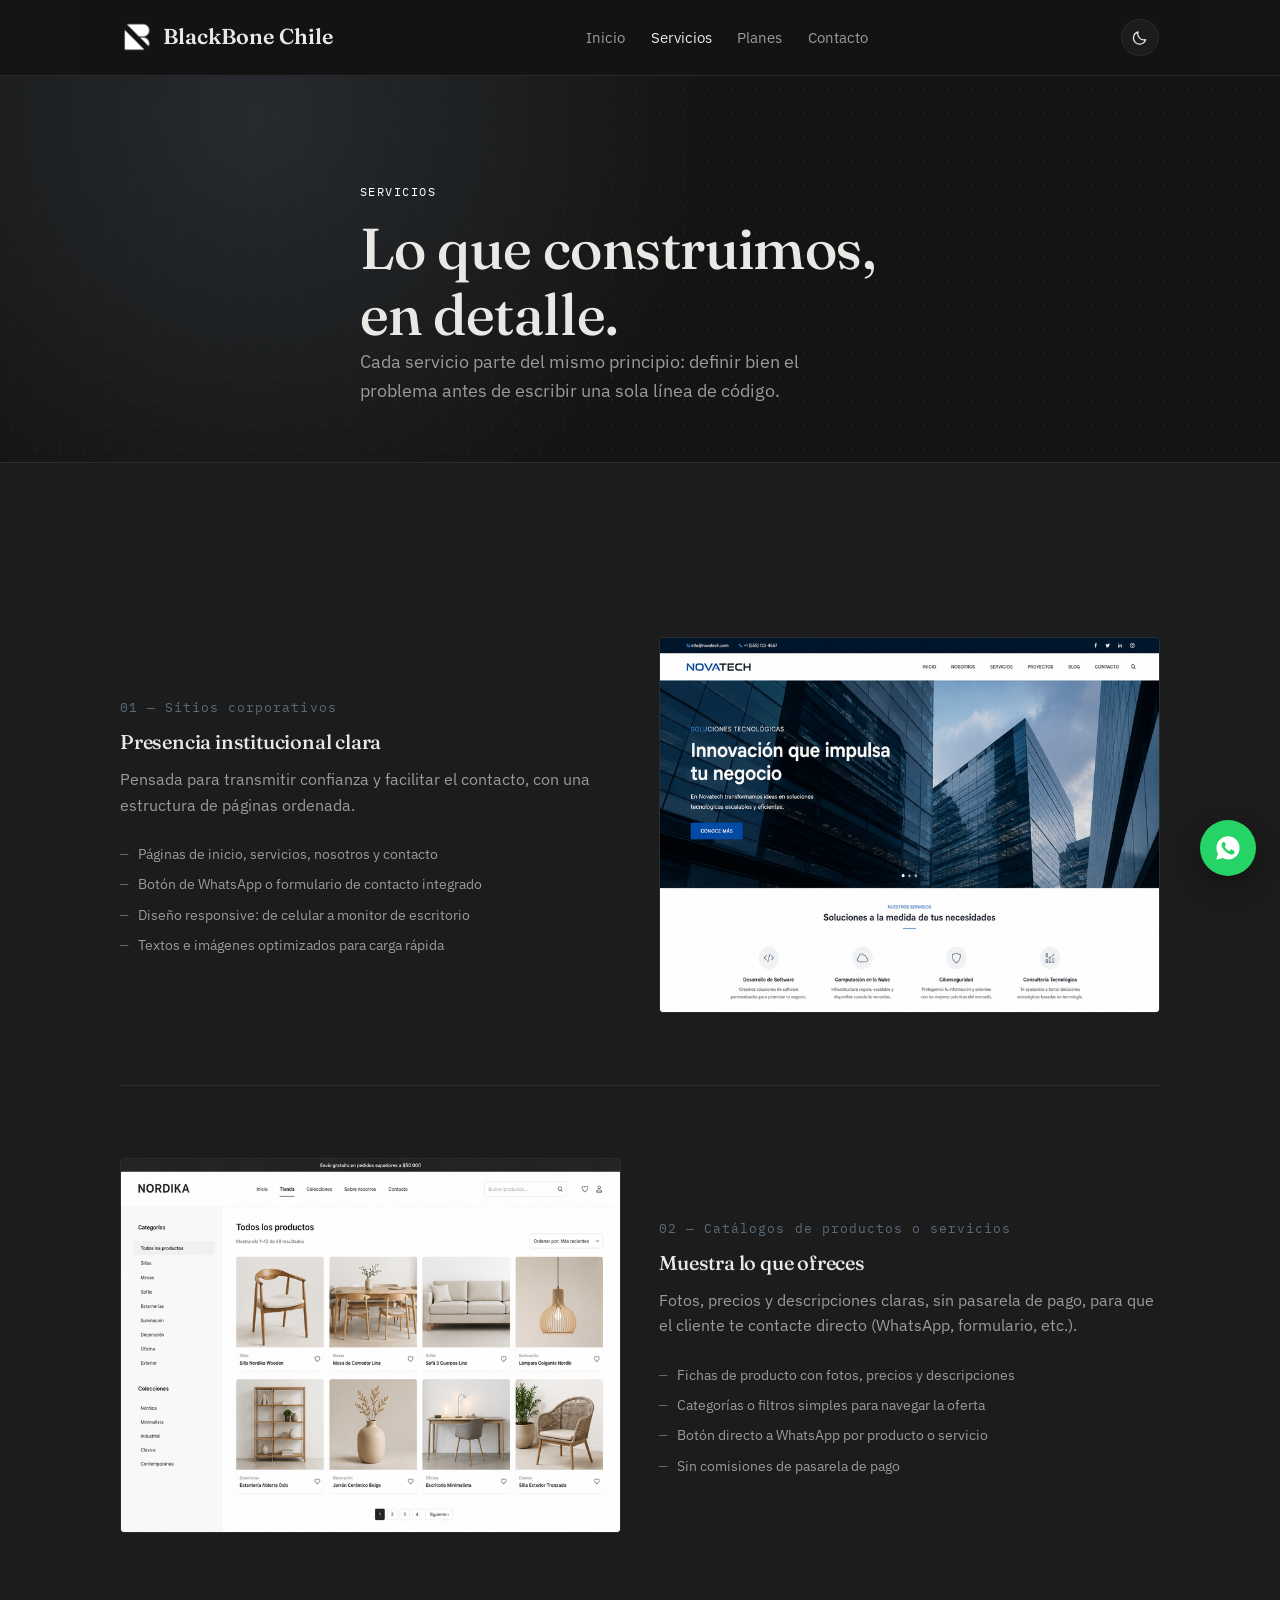
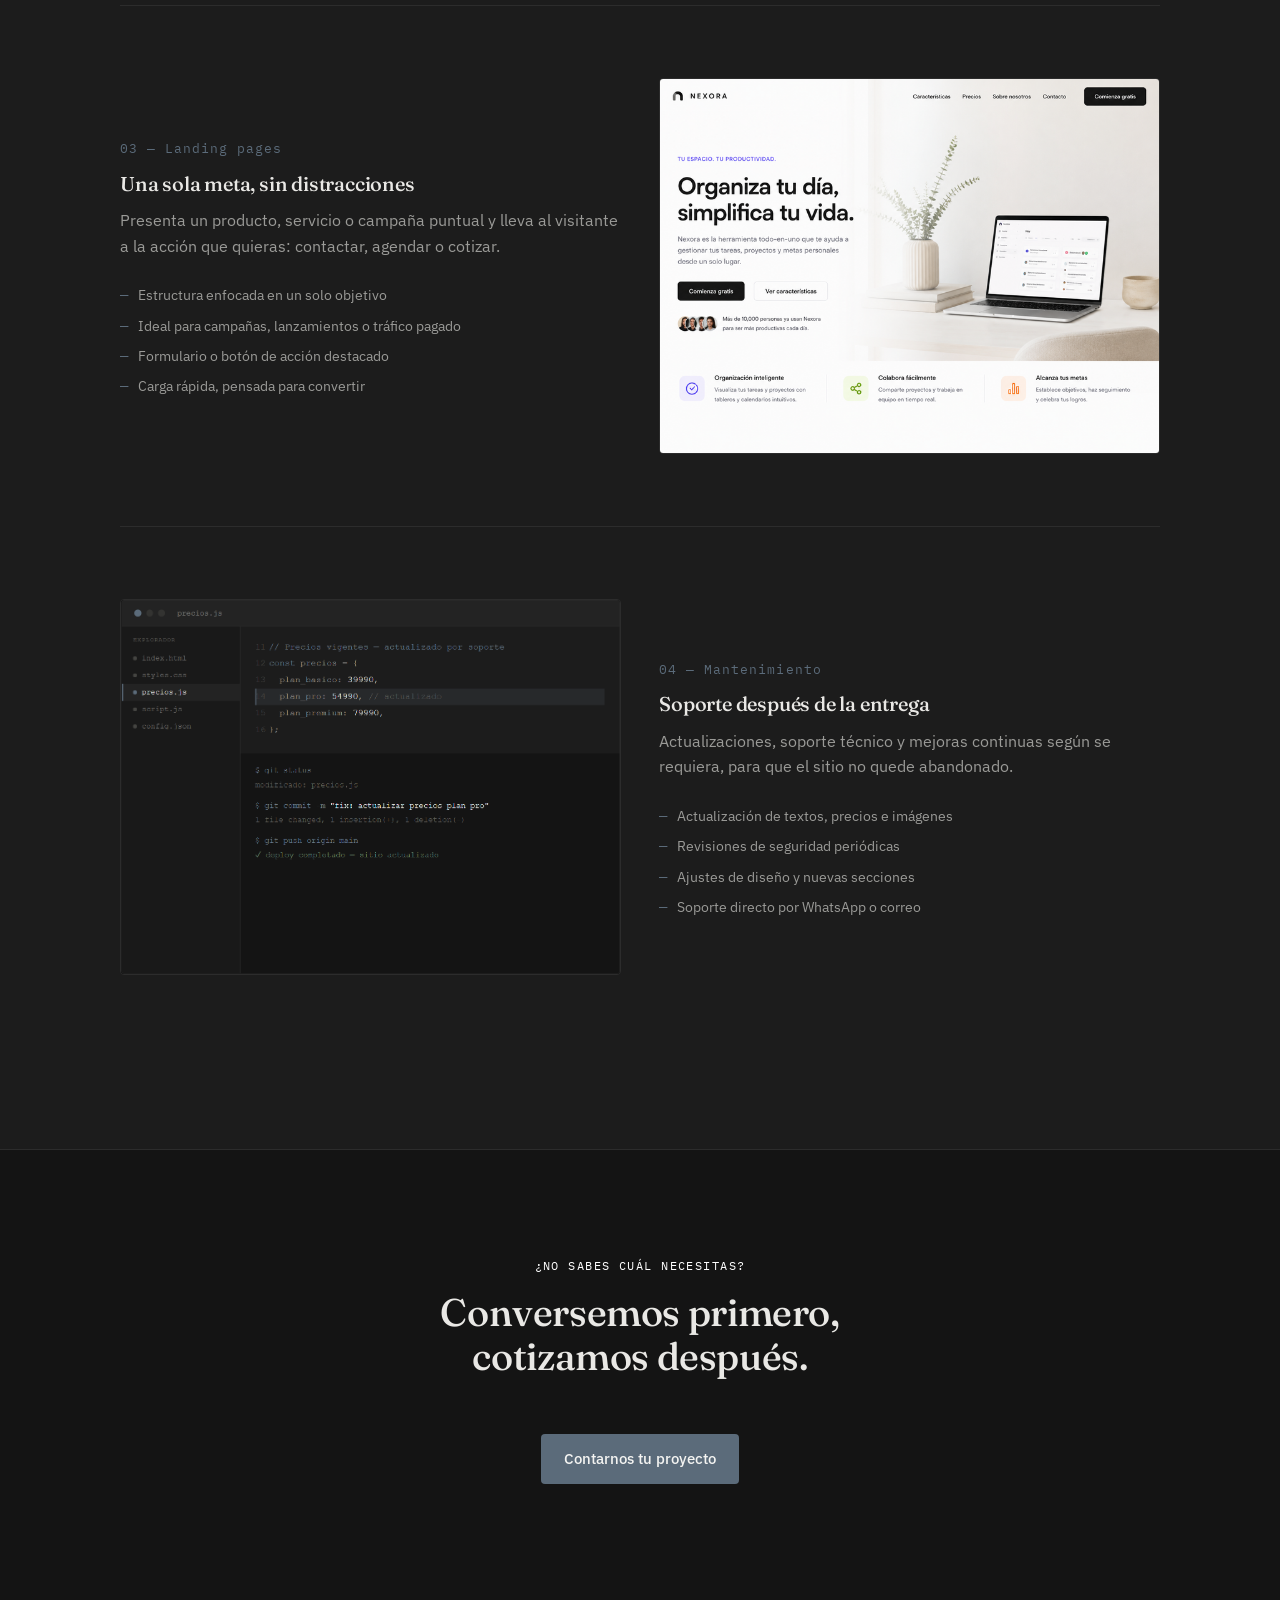
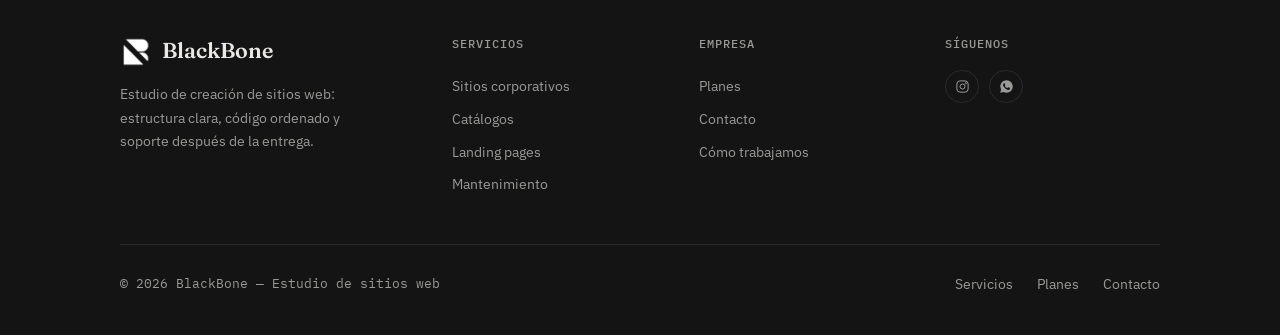
<file: html/servicios.html>
<!DOCTYPE html>
<html lang="es" data-theme="dark">
<head>
<meta charset="UTF-8">
<meta name="viewport" content="width=device-width, initial-scale=1.0">
<title>Servicios — BlackBone</title>
<meta name="description" content="Conoce los servicios de BlackBone: sitios corporativos, catálogos de productos, landing pages y mantenimiento.">
<link rel="stylesheet" href="../css/styles.css">
<link rel="icon" type="image/png" href="../img/favicon.png">
<link rel="icon" href="../img/favicon.ico" sizes="any">
<link rel="apple-touch-icon" href="../img/apple-touch-icon.png">
</head>
<body>

  <header class="site-header">
    <div class="container nav">
      <a href="../index.html" class="brand">
        <img src="../img/logo-placeholder.png" alt="Logo de BlackBone" width="32" height="32">
        <span class="brand-text">BlackBone Chile</span>
      </a>

      <ul class="nav-links" data-nav-links>
        <li><a href="../index.html">Inicio</a></li>
        <li><a href="servicios.html" aria-current="page">Servicios</a></li>
        <li><a href="planes.html">Planes</a></li>
        <li><a href="contacto.html">Contacto</a></li>
      </ul>

      <div style="display:flex; align-items:center; gap:0.75rem;">
        <button class="theme-toggle" data-theme-toggle type="button" aria-pressed="false" aria-label="Cambiar a modo claro">
          <svg class="icon-moon" viewBox="0 0 24 24" fill="none" stroke="currentColor" stroke-width="1.6">
            <path d="M20 14.5A8.5 8.5 0 0 1 9.5 4 8.5 8.5 0 1 0 20 14.5Z" stroke-linecap="round" stroke-linejoin="round"/>
          </svg>
          <svg class="icon-sun" viewBox="0 0 24 24" fill="none" stroke="currentColor" stroke-width="1.6">
            <circle cx="12" cy="12" r="4.2"/>
            <path d="M12 2.5v2.4M12 19.1v2.4M4.6 4.6l1.7 1.7M17.7 17.7l1.7 1.7M2.5 12h2.4M19.1 12h2.4M4.6 19.4l1.7-1.7M17.7 6.3l1.7-1.7" stroke-linecap="round"/>
          </svg>
        </button>
        <button class="nav-toggle" data-nav-toggle type="button" aria-expanded="false" aria-label="Abrir menú">
          <svg viewBox="0 0 24 24" fill="none" stroke="currentColor" stroke-width="1.6" width="20" height="20">
            <path d="M4 7h16M4 12h16M4 17h16" stroke-linecap="round"/>
          </svg>
        </button>
      </div>
    </div>
  </header>

  <main>

    <section class="section intro-section" data-spotlight style="padding-block-end: 0;">
      <div class="container section-head reveal">
        <span class="eyebrow">Servicios</span>
        <h1>Lo que construimos, en detalle.</h1>
        <p class="lead">Cada servicio parte del mismo principio: definir bien el problema antes de escribir una sola línea de código.</p>
      </div>
    </section>

    <section class="section section--alt">
      <div class="container">

        <div class="service-block reveal">
          <div>
            <span class="service-index">01 — Sitios corporativos</span>
            <h3>Presencia institucional clara</h3>
            <p>Pensada para transmitir confianza y facilitar el contacto, con una estructura de páginas ordenada.</p>
            <ul class="service-features">
              <li>Páginas de inicio, servicios, nosotros y contacto</li>
              <li>Botón de WhatsApp o formulario de contacto integrado</li>
              <li>Diseño responsive: de celular a monitor de escritorio</li>
              <li>Textos e imágenes optimizados para carga rápida</li>
            </ul>
          </div>
          <div class="service-visual">
            <img src="../img/example1.png" alt="Ejemplo de sitio corporativo" width="800" height="600">
          </div>
        </div>

        <div class="service-block is-reversed reveal">
          <div>
            <span class="service-index">02 — Catálogos de productos o servicios</span>
            <h3>Muestra lo que ofreces</h3>
            <p>Fotos, precios y descripciones claras, sin pasarela de pago, para que el cliente te contacte directo (WhatsApp, formulario, etc.).</p>
            <ul class="service-features">
              <li>Fichas de producto con fotos, precios y descripciones</li>
              <li>Categorías o filtros simples para navegar la oferta</li>
              <li>Botón directo a WhatsApp por producto o servicio</li>
              <li>Sin comisiones de pasarela de pago</li>
            </ul>
          </div>
          <div class="service-visual">
            <img src="../img/example2.png" alt="Ejemplo de catálogo de productos" width="800" height="600">
          </div>
        </div>

        <div class="service-block reveal">
          <div>
            <span class="service-index">03 — Landing pages</span>
            <h3>Una sola meta, sin distracciones</h3>
            <p>Presenta un producto, servicio o campaña puntual y lleva al visitante a la acción que quieras: contactar, agendar o cotizar.</p>
            <ul class="service-features">
              <li>Estructura enfocada en un solo objetivo</li>
              <li>Ideal para campañas, lanzamientos o tráfico pagado</li>
              <li>Formulario o botón de acción destacado</li>
              <li>Carga rápida, pensada para convertir</li>
            </ul>
          </div>
          <div class="service-visual">
            <img src="../img/example3.png" alt="Ejemplo de landing page" width="800" height="600">
          </div>
        </div>

        <div class="service-block is-reversed reveal">
          <div>
            <span class="service-index">04 — Mantenimiento</span>
            <h3>Soporte después de la entrega</h3>
            <p>Actualizaciones, soporte técnico y mejoras continuas según se requiera, para que el sitio no quede abandonado.</p>
            <ul class="service-features">
              <li>Actualización de textos, precios e imágenes</li>
              <li>Revisiones de seguridad periódicas</li>
              <li>Ajustes de diseño y nuevas secciones</li>
              <li>Soporte directo por WhatsApp o correo</li>
            </ul>
          </div>
          
          <div class="service-visual">
            <img src="../img/example4.png" alt="Ejemplo de mantenimiento: actualización de código" width="800" height="800">
          </div>
        </div>

      </div>
    </section>

    <section class="section cta">
      <div class="container">
        <div class="section-head reveal">
          <span class="eyebrow">¿No sabes cuál necesitas?</span>
          <h2>Conversemos primero, cotizamos después.</h2>
        </div>
        <div class="btn-row">
          <a href="contacto.html" class="btn btn-primary">Contarnos tu proyecto</a>
        </div>
      </div>
    </section>

  </main>

  <footer class="site-footer">
    <div class="container">
      <div class="footer-columns">
        <div class="footer-brand">
          <a href="../index.html" class="brand">
            <img src="../img/logo-placeholder.png" alt="Logo de BlackBone" width="32" height="32">
            BlackBone
          </a>
          <p>Estudio de creación de sitios web: estructura clara, código ordenado y soporte después de la entrega.</p>
        </div>

        <nav class="footer-col">
          <h4>Servicios</h4>
          <a href="servicios.html">Sitios corporativos</a>
          <a href="servicios.html">Catálogos</a>
          <a href="servicios.html">Landing pages</a>
          <a href="servicios.html">Mantenimiento</a>
        </nav>

        <nav class="footer-col">
          <h4>Empresa</h4>
          <a href="planes.html">Planes</a>
          <a href="contacto.html">Contacto</a>
          <a href="../index.html#proceso">Cómo trabajamos</a>
        </nav>

        <div class="footer-col">
          <h4>Síguenos</h4>
          <div class="social-row">
            <a href="https://www.instagram.com/blackbone.sites/" target="_blank" rel="noopener" aria-label="Instagram">
              <svg viewBox="0 0 24 24" fill="none" stroke="currentColor" stroke-width="1.6"><rect x="3" y="3" width="18" height="18" rx="5"/><circle cx="12" cy="12" r="4"/><circle cx="17.2" cy="6.8" r="1"/></svg>
            </a>
            <a href="https://wa.me/56927219573?text=Hola%21%20quisiera%20cotizar%20una%20p%C3%A1gina%20para%20mi%20negocio%21" target="_blank" rel="noopener" aria-label="WhatsApp">
              <svg viewBox="0 0 24 24" fill="currentColor" stroke="none"><path d="M12.04 2C6.58 2 2.13 6.45 2.13 11.91c0 1.77.46 3.45 1.28 4.94L2 22l5.29-1.39a9.9 9.9 0 0 0 4.75 1.21h.004c5.46 0 9.91-4.45 9.91-9.91C21.98 6.45 17.5 2 12.04 2Zm5.8 14.09c-.24.68-1.4 1.32-1.94 1.4-.5.08-1.11.11-1.79-.11a16.3 16.3 0 0 1-1.62-.6c-2.85-1.23-4.71-4.12-4.85-4.31-.14-.19-1.16-1.54-1.16-2.94 0-1.4.73-2.08 1-2.36.24-.28.53-.35.7-.35h.5c.16 0 .38-.06.6.46s.73 1.79.8 1.92c.07.14.11.3.02.48-.09.19-.14.3-.28.46-.14.16-.29.36-.42.48-.14.14-.28.29-.12.57.16.28.71 1.17 1.52 1.9 1.05.94 1.93 1.23 2.21 1.37.28.14.44.12.6-.07.16-.19.68-.79.86-1.06.18-.28.35-.23.6-.14s1.57.74 1.84.88c.27.14.45.2.51.32.07.12.07.66-.17 1.4Z"/></svg>
            </a>
          </div>
        </div>
      </div>

      <div class="footer-grid">
        <span class="footer-note">© 2026 BlackBone — Estudio de sitios web</span>
        <nav class="footer-links">
          <a href="servicios.html">Servicios</a>
          <a href="planes.html">Planes</a>
          <a href="contacto.html">Contacto</a>
        </nav>
      </div>
    </div>
  </footer>

  <script src="../js/script.js"></script>
  <a href="https://wa.me/56927219573?text=Hola%21%20quisiera%20cotizar%20una%20p%C3%A1gina%20para%20mi%20negocio%21" class="whatsapp-float" target="_blank" rel="noopener" aria-label="Escríbenos por WhatsApp">
    <svg viewBox="0 0 24 24" fill="currentColor" stroke="none"><path d="M12.04 2C6.58 2 2.13 6.45 2.13 11.91c0 1.77.46 3.45 1.28 4.94L2 22l5.29-1.39a9.9 9.9 0 0 0 4.75 1.21h.004c5.46 0 9.91-4.45 9.91-9.91C21.98 6.45 17.5 2 12.04 2Zm5.8 14.09c-.24.68-1.4 1.32-1.94 1.4-.5.08-1.11.11-1.79-.11a16.3 16.3 0 0 1-1.62-.6c-2.85-1.23-4.71-4.12-4.85-4.31-.14-.19-1.16-1.54-1.16-2.94 0-1.4.73-2.08 1-2.36.24-.28.53-.35.7-.35h.5c.16 0 .38-.06.6.46s.73 1.79.8 1.92c.07.14.11.3.02.48-.09.19-.14.3-.28.46-.14.16-.29.36-.42.48-.14.14-.28.29-.12.57.16.28.71 1.17 1.52 1.9 1.05.94 1.93 1.23 2.21 1.37.28.14.44.12.6-.07.16-.19.68-.79.86-1.06.18-.28.35-.23.6-.14s1.57.74 1.84.88c.27.14.45.2.51.32.07.12.07.66-.17 1.4Z"/></svg>
  </a>
</body>
</html>
</file>
<file: css/styles.css>
@import url('https://fonts.googleapis.com/css2?family=Fraunces:opsz,wght@9..144,400;9..144,500;9..144,600&family=IBM+Plex+Sans:wght@400;500;600&family=IBM+Plex+Mono:wght@400;500&display=swap');

:root {

  --bg: #141414;
  --surface: #1c1c1c;
  --surface-alt: #232323;
  --border: #2c2c2c;
  --text: #e9e8e5;
  --text-muted: #9a9a97;

  --accent: #5b6b7a;
  --accent-strong: #728296;
  --accent-contrast: #f4f4f2;

  --shadow: 0 20px 50px -20px rgba(0, 0, 0, 0.6);

  --font-display: 'Fraunces', Georgia, serif;
  --font-body: 'IBM Plex Sans', Arial, sans-serif;
  --font-mono: 'IBM Plex Mono', 'Courier New', monospace;

  --radius: 4px;
  --max-width: 1120px;
  --gap: clamp(1.5rem, 3vw, 3rem);
}

[data-theme="light"] {
  --bg: #f5f4f2;
  --surface: #ffffff;
  --surface-alt: #ececea;
  --border: #dcdad6;
  --text: #202224;
  --text-muted: #6c6e70;

  --accent: #46586b;
  --accent-strong: #364454;
  --accent-contrast: #ffffff;

  --shadow: 0 20px 50px -25px rgba(20, 20, 20, 0.2);
}

* {
  box-sizing: border-box;
  margin: 0;
  padding: 0;
}

html {
  scroll-behavior: smooth;
}

body {
  background: var(--bg);
  color: var(--text);
  font-family: var(--font-body);
  font-size: 16px;
  line-height: 1.6;
  transition: background-color 0.25s ease, color 0.25s ease;
}

img, svg {
  display: block;
  max-width: 100%;
}

a {
  color: inherit;
  text-decoration: none;
}

ul {
  list-style: none;
}

a:focus-visible,
button:focus-visible {
  outline: 2px solid var(--accent);
  outline-offset: 3px;
}

@media (prefers-reduced-motion: reduce) {
  * {
    transition: none !important;
    scroll-behavior: auto !important;
  }
}

.container {
  width: 100%;
  max-width: var(--max-width);
  margin-inline: auto;
  padding-inline: clamp(1.25rem, 4vw, 2.5rem);
}

.section {
  padding-block: clamp(4rem, 8vw, 7rem);
  border-bottom: 1px solid var(--border);
}

.section:last-of-type {
  border-bottom: none;
}

.section--alt {
  background: var(--surface);
}

.section-head {
  max-width: 640px;
  margin-bottom: clamp(2.5rem, 5vw, 3.5rem);
}

.eyebrow {
  display: inline-block;
  font-family: var(--font-mono);
  font-size: 0.75rem;
  letter-spacing: 0.12em;
  text-transform: uppercase;
  color:#ffffff;
  margin-bottom: 0.9rem;
}

[data-theme="light"] .eyebrow {
  color: var(--text);
}

[data-theme="light"] .hero-content .eyebrow {
  color: #ffffff;
}

h1, h2, h3 {
  font-family: var(--font-display);
  font-weight: 500;
  line-height: 1.15;
  letter-spacing: -0.01em;
}

h1 {
  font-size: clamp(2.4rem, 5vw, 3.6rem);
}

h2 {
  font-size: clamp(1.8rem, 3.4vw, 2.4rem);
}

h3 {
  font-size: 1.25rem;
}

p {
  color: var(--text-muted);
}

.lead {
  font-size: 1.125rem;
  max-width: 46ch;
}

.about-section {
  padding-block: clamp(5rem, 9vw, 8rem);
}

.about-block {
  display: grid;
  grid-template-columns: 1.15fr 0.85fr;
  align-items: center;
  gap: clamp(3rem, 7vw, 6rem);
}

.about-text {
  max-width: 560px;
}

.about-text h2 {
  margin-top: 0.85rem;
  margin-bottom: 1.25rem;
}

.about-visual {
  display: flex;
  justify-content: center;
  align-items: center;
}

.about-visual img {
  width: 100%;
  max-width: 220px;
  height: auto;
}

@media (max-width: 640px) {
  .about-block {
    grid-template-columns: 1fr;
    gap: 2.5rem;
  }

  .about-visual {
    justify-content: flex-start;
  }

  .about-visual img {
    max-width: 140px;
  }
}

.site-header {
  position: sticky;
  top: 0;
  z-index: 50;
  background: color-mix(in srgb, var(--bg) 85%, transparent);
  backdrop-filter: blur(10px);
  border-bottom: 1px solid var(--border);
  transition: background-color 0.35s ease, border-color 0.35s ease, padding-block 0.35s ease;
}

.nav {
  display: flex;
  align-items: center;
  justify-content: space-between;
  padding-block: 1.1rem;
  border-radius: 0;
  background: transparent;
  border: 1px solid transparent;
  box-shadow: none;
  backdrop-filter: blur(0px);
  -webkit-backdrop-filter: blur(0px);
  transition:
    background-color 0.45s ease,
    border-radius 0.45s ease,
    padding 0.45s ease,
    border-color 0.45s ease,
    box-shadow 0.45s ease,
    backdrop-filter 0.45s ease,
    gap 0.45s ease;
}

.brand {
  font-family: var(--font-display);
  font-size: 1.35rem;
  font-weight: 600;
  display: flex;
  align-items: center;
  gap: 0.6rem;
}

.brand img {
  height: 32px;
  width: auto;
}

[data-theme="light"] .brand img {
  filter: invert(1);
}

.brand-mark {
  color: var(--accent);
}

.nav-links {
  display: flex;
  align-items: center;
  gap: clamp(1.25rem, 2vw, 2rem);
}

.nav-links a {
  font-size: 0.925rem;
  color: var(--text-muted);
  transition: color 0.2s ease;
}

.nav-links a:hover,
.nav-links a[aria-current="page"] {
  color: var(--text);
}

.nav-toggle {
  display: none;
}

.site-header.is-compact {
  background: transparent;
  border-bottom-color: transparent;
  padding-block: 0.85rem;
}

.site-header.is-compact .nav {
  width: fit-content;
  max-width: fit-content;
  margin-inline: auto;
  padding: 0.6rem 1.4rem;
  border-radius: 999px;
  gap: clamp(1.5rem, 3vw, 2.5rem);
  background: color-mix(in srgb, var(--surface) 55%, transparent);
  backdrop-filter: blur(18px) saturate(160%);
  -webkit-backdrop-filter: blur(18px) saturate(160%);
  border: 1px solid color-mix(in srgb, var(--border) 70%, transparent);
  box-shadow: var(--shadow);
}

.site-header.is-compact .brand img {
  height: 26px;
}

.site-header.is-compact .brand-text {
  display: none;
}

@media (min-width: 861px) {
  .site-header.is-compact .nav-links {
    position: static;
    display: flex;
    flex-direction: row;
    align-items: center;
    background: none;
    border: none;
    box-shadow: none;
    padding: 0;
    transform: none;
    opacity: 1;
    visibility: visible;
  }
}

.btn {
  display: inline-flex;
  align-items: center;
  gap: 0.5rem;
  font-family: var(--font-body);
  font-size: 0.925rem;
  font-weight: 500;
  padding: 0.75rem 1.4rem;
  border-radius: var(--radius);
  border: 1px solid transparent;
  cursor: pointer;
  transition: background-color 0.2s ease, color 0.2s ease, border-color 0.2s ease, transform 0.15s ease;
}

.btn:active {
  transform: translateY(1px);
}

.btn-primary {
  background: var(--accent);
  color: var(--accent-contrast);
}

.btn-primary:hover {
  background: var(--accent-strong);
}

.btn-secondary {
  background: transparent;
  color: #f4f4f2;
  border-color: var(--border);
}

.btn-secondary:hover {
  background: var(--accent);
  border-color: var(--accent);
  color: #f4f4f2;
}

[data-theme="light"] .btn-secondary {
  color: var(--text);
  border-color: var(--border);
}

[data-theme="light"] .btn-secondary:hover {
  background: #ffffff;
  border-color: #141414;
  color: #141414;
}

[data-theme="light"] .hero-content .btn-secondary {
  color: #f4f4f2;
  border-color: rgba(244, 243, 242, 0.18);
}

[data-theme="light"] .hero-content .btn-secondary:hover {
  background: var(--accent);
  border-color: var(--accent);
  color: #f4f4f2;
}

.btn-row {
  display: flex;
  flex-wrap: wrap;
  gap: 0.9rem;
  margin-top: 2rem;
}

.theme-toggle {
  display: inline-flex;
  align-items: center;
  justify-content: center;
  width: 2.35rem;
  height: 2.35rem;
  border-radius: 50%;
  border: 1px solid var(--border);
  background: var(--surface);
  color: var(--text);
  cursor: pointer;
}

.theme-toggle svg {
  width: 1.1rem;
  height: 1.1rem;
}

.theme-toggle .icon-moon {
  display: block;
}
.theme-toggle .icon-sun {
  display: none;
}
[data-theme="light"] .theme-toggle .icon-moon {
  display: none;
}
[data-theme="light"] .theme-toggle .icon-sun {
  display: block;
}

.hero {
  position: relative;
  min-height: 88vh;
  display: flex;
  align-items: center;
  border-bottom: 1px solid var(--border);
  overflow: hidden;
}

.hero-media {
  position: absolute;
  inset: 0;
  z-index: 0;
  background: #101010;
}

.hero-media video,
.hero-media img {
  width: 100%;
  height: 100%;
  object-fit: cover;
}

.hero-media video {
  position: absolute;
  top: 0;
  left: 0;
  opacity: 0;
  transition: opacity 1.8s ease-in-out;
  z-index: 0;
}

.hero-media video.active {
  opacity: 1;
  z-index: 1;
}

.hero-media::after {
  content: "";
  position: absolute;
  inset: 0;
  z-index: 2;
  background: linear-gradient(180deg, rgba(10, 10, 10, 0.6) 0%, rgba(10, 10, 10, 0.55) 45%, rgba(10, 10, 10, 0.88) 100%);
}

.hero-content {
  position: relative;
  z-index: 1;
  max-width: 640px;

  color: #f4f4f2;
}

.hero-content .eyebrow {
  color: #ffffff;
}

.hero-content h1 {
  color: #f6f5f2;
  margin-bottom: 1.1rem;
}

.hero-content .lead {
  color: rgba(244, 243, 242, 0.78);
}

.hero-rating {
  display: inline-flex;
  align-items: center;
  gap: 0.6rem;
  margin-top: 2rem;
  padding: 0.55rem 1rem;
  border-radius: 999px;
  border: 1px solid rgba(244, 243, 242, 0.22);
  background: rgba(10, 10, 10, 0.35);
  backdrop-filter: blur(6px);
  font-size: 0.85rem;
  color: rgba(244, 243, 242, 0.9);
}

.hero-rating .stars {
  display: inline-flex;
  gap: 2px;
  color: var(--accent-strong);
}

.hero-rating svg {
  width: 13px;
  height: 13px;
}

.stats-grid {
  display: grid;
  grid-template-columns: repeat(auto-fit, minmax(180px, 1fr));
  gap: 2rem;
}

.stat-number {
  font-family: var(--font-display);
  font-size: clamp(2.1rem, 4vw, 2.8rem);
  color: var(--accent-strong);
  line-height: 1;
}

.stat-label {
  margin-top: 0.6rem;
  font-size: 0.9rem;
  max-width: 26ch;
}

.grid {
  display: grid;
  gap: 1.5rem;
  grid-template-columns: repeat(auto-fit, minmax(240px, 1fr));
}

.card {
  background: var(--surface);
  border: 1px solid var(--border);
  border-radius: var(--radius);
  padding: 1.75rem;
  position: relative;
  z-index: 1;
  transform: scale(var(--card-scale, 1));
  transition: transform 0.45s cubic-bezier(0.22, 1, 0.36, 1),
              box-shadow 0.45s cubic-bezier(0.22, 1, 0.36, 1),
              border-color 0.3s ease;
  will-change: transform;
}

.card:hover {
  --card-scale: 1.03;
  z-index: 2;
  border-color: color-mix(in srgb, var(--accent) 60%, var(--border));
  box-shadow:
    0 8px 20px rgba(0, 0, 0, 0.28),
    0 25px 55px -10px rgba(0, 0, 0, 0.35);
}

[data-theme="light"] .card:hover {
  box-shadow:
    0 8px 20px rgba(20, 20, 20, 0.1),
    0 25px 55px -10px rgba(20, 20, 20, 0.18);
}

/* .card siempre viene junto con .reveal en el HTML; esta regla combinada
   asegura que el translateY de la animación de entrada y el scale del
   hover convivan en el mismo transform, en vez de pisarse entre sí. */
.card.reveal {
  transform: translateY(var(--reveal-shift, 0)) scale(var(--card-scale, 1));
  transition: opacity 0.5s ease,
              transform 0.45s cubic-bezier(0.22, 1, 0.36, 1),
              box-shadow 0.45s cubic-bezier(0.22, 1, 0.36, 1),
              border-color 0.3s ease;
}

.plans-container {
  max-width: 1360px;
  padding-inline: clamp(1.5rem, 6vw, 4rem);
}

.plans-grid {
  grid-template-columns: 1fr;
  row-gap: 2.25rem;
}

@media (min-width: 640px) {
  .plans-grid {
    grid-template-columns: repeat(2, 1fr);
  }
}

@media (min-width: 1000px) {
  .plans-grid {
    grid-template-columns: repeat(4, 1fr);
  }
}

/* La tarjeta de Mantenimiento (5ta) siempre queda centrada,
   sea cual sea la cantidad de columnas visibles. */
.plans-grid .card:last-child {
  grid-column: 1 / -1;
  justify-self: center;
  width: 100%;
}

@media (min-width: 640px) {
  .plans-grid .card:last-child {
    max-width: calc(50% - 0.9375rem);
  }
}

@media (min-width: 1000px) {
  .plans-grid .card:last-child {
    max-width: calc(25% - 1.40625rem);
  }
}

.plan-card {
  background: var(--surface-alt);
  border: 1px solid var(--border);
  color: var(--text);
  border-radius: 22px;
  padding: 2.25rem 1.75rem 1.75rem;
  display: flex;
  flex-direction: column;
  height: 100%;
  text-align: center;
  overflow: hidden;
  position: relative;
}

.plan-card::before {
  content: "";
  position: absolute;
  inset: 0;
  background: radial-gradient(circle at 20% 0%, color-mix(in srgb, var(--accent) 16%, transparent), transparent 55%);
  pointer-events: none;
}

@media (max-width: 480px) {
  .plan-card {
    padding: 2rem 1.5rem 1.5rem;
  }
}

.plan-icon {
  width: 3.5rem;
  height: 3.5rem;
  margin: 0 auto 1.1rem;
  border-radius: 50%;
  background: linear-gradient(160deg, var(--accent), var(--accent-strong));
  display: flex;
  align-items: center;
  justify-content: center;
  box-shadow: 0 8px 20px rgba(0,0,0,0.25);
}

.plan-card h3 {
  font-size: 1.2rem;
  margin-bottom: 0;
}

.plan-icon svg {
  width: 22px;
  height: 22px;
  color: var(--accent-contrast);
}

.plan-price-block {
  margin: 1.1rem 0 1.4rem;
  padding-bottom: 1.4rem;
  border-bottom: 1px solid var(--border);
}

.plan-price-label {
  display: block;
  font-family: var(--font-mono);
  font-size: 0.7rem;
  letter-spacing: 0.14em;
  text-transform: uppercase;
  color: var(--text-muted);
  margin-bottom: 0.3rem;
}

.plan-price {
  font-family: var(--font-display);
  font-size: 2rem;
  font-weight: 600;
  line-height: 1.1;
  color: var(--accent-strong);
  margin: 0;
}

.plan-price .plan-price-note {
  display: block;
  font-family: var(--font-body);
  font-size: 0.75rem;
  font-weight: 400;
  color: var(--text-muted);
  margin-top: 0.4rem;
}

.plan-body {
  flex: 1;
  text-align: left;
}

.plan-group-label {
  display: block;
  font-family: var(--font-mono);
  font-size: 0.7rem;
  letter-spacing: 0.1em;
  text-transform: uppercase;
  color: var(--text-muted);
  margin-bottom: 0.6rem;
}

.plan-features {
  list-style: none;
  margin: 0 0 1.35rem;
  display: flex;
  flex-direction: column;
  gap: 0.5rem;
}

.plan-features li {
  position: relative;
  padding-left: 1.4rem;
  font-size: 0.88rem;
  line-height: 1.4;
  color: var(--text);
}

.plan-features li::before {
  content: "✓";
  position: absolute;
  left: 0;
  top: 0;
  font-weight: 600;
  color: var(--accent-strong);
}

.plan-perk {
  font-family: var(--font-mono);
  font-size: 0.75rem;
  letter-spacing: 0.02em;
  color: var(--text-muted);
  margin-bottom: 1.1rem;
  text-align: center;
}

.btn-plan {
  display: inline-flex;
  align-items: center;
  justify-content: center;
  width: 100%;
  margin-top: auto;
  background: linear-gradient(160deg, var(--accent), var(--accent-strong));
  color: var(--accent-contrast);
  border: none;
  border-radius: 999px;
  padding: 0.8rem 1.25rem;
  font-family: var(--font-body);
  font-weight: 600;
  font-size: 0.92rem;
  text-decoration: none;
  transition: transform 0.25s ease, box-shadow 0.25s ease, background-color 0.25s ease;
}

.btn-plan:hover {
  transform: translateY(-2px);
  box-shadow: 0 10px 24px rgba(0,0,0,0.28);
}

.service-list {
  border-top: 1px solid var(--border);
}

.service-item {
  position: relative;
  display: grid;
  grid-template-columns: minmax(160px, 260px) 1fr;
  gap: 1.5rem 2rem;
  padding: 1.85rem 0 1.85rem 1.25rem;
  border-bottom: 1px solid var(--border);
}

.service-item::before {
  content: "";
  position: absolute;
  left: 0;
  top: 0;
  bottom: 0;
  width: 2px;
  background: var(--accent);
  transform: scaleY(0);
  transform-origin: top;
  transition: transform 0.25s ease;
}

.service-item:hover::before {
  transform: scaleY(1);
}

.service-tag {
  font-family: var(--font-display);
  font-size: 1.15rem;
  font-weight: 500;
  color: var(--text);
}

.service-item p {
  font-size: 0.95rem;
  max-width: 52ch;
}

@media (max-width: 640px) {
  .service-item {
    grid-template-columns: 1fr;
    gap: 0.5rem;
  }
}

.intro-section {
  position: relative;
  overflow: hidden;
  background-color: var(--bg);
  background-image:
    radial-gradient(circle at var(--mx, 20%) var(--my, 10%), color-mix(in srgb, var(--accent) 26%, transparent), transparent 42%),
    radial-gradient(color-mix(in srgb, var(--text) 7%, transparent) 1px, transparent 1px);
  background-size: 100% 100%, 24px 24px;
  background-position: 0 0, 0 0;
}

[data-theme="light"] .intro-section {
  background-image:
    radial-gradient(circle at var(--mx, 20%) var(--my, 10%), color-mix(in srgb, var(--accent) 20%, transparent), transparent 42%),
    radial-gradient(color-mix(in srgb, var(--text) 10%, transparent) 1px, transparent 1px);
}

@media (prefers-reduced-motion: reduce) {
  .intro-section {
    background-image:
      radial-gradient(circle at 20% 10%, color-mix(in srgb, var(--accent) 20%, transparent), transparent 42%),
      radial-gradient(color-mix(in srgb, var(--text) 7%, transparent) 1px, transparent 1px);
  }
}

.reveal {
  --reveal-shift: 16px;
  opacity: 0;
  transform: translateY(var(--reveal-shift));
  transition: opacity 0.5s ease, transform 0.5s ease;
}

.reveal.is-visible {
  --reveal-shift: 0px;
  opacity: 1;
}

@media (prefers-reduced-motion: reduce) {
  .reveal {
    --reveal-shift: 0px;
    opacity: 1;
    transition: none;
  }
}

.service-block,
.project-block {
  display: grid;
  grid-template-columns: 1fr 1fr;
  gap: var(--gap);
  align-items: center;
  padding-block: clamp(2.75rem, 6vw, 4.5rem);
  border-bottom: 1px solid var(--border);
}

.service-block:last-child,
.project-block:last-child {
  border-bottom: none;
}

.service-block.is-reversed .service-visual,
.project-block.is-reversed .project-visual {
  order: -1;
}

.service-index,
.project-tag {
  display: inline-block;
  font-family: var(--font-mono);
  font-size: 0.8rem;
  letter-spacing: 0.08em;
  color: var(--accent);
  margin-bottom: 0.75rem;
}

.service-block h3,
.project-block h3 {
  margin-bottom: 0.85rem;
}

.service-block > div > p,
.project-block > div > p {
  margin-bottom: 1.5rem;
}

.service-visual img,
.project-visual img {
  display: block;
  width: 100%;
  height: auto;
  border-radius: var(--radius);
  border: 1px solid var(--border);
  aspect-ratio: 4 / 3;
  object-fit: cover;
}

.service-visual-icon,
.project-visual-icon {
  display: flex;
  align-items: center;
  justify-content: center;
  aspect-ratio: 4 / 3;
  border-radius: var(--radius);
  border: 1px solid var(--border);
  background: var(--surface);
}

.service-visual-icon svg,
.project-visual-icon svg {
  width: 25%;
  height: 25%;
  color: var(--accent-strong);
}

.project-concept-note {
  display: inline-flex;
  align-items: center;
  gap: 0.5rem;
  font-family: var(--font-mono);
  font-size: 0.75rem;
  letter-spacing: 0.04em;
  color: var(--text-muted);
  border: 1px solid var(--border);
  border-radius: 999px;
  padding: 0.35rem 0.85rem;
  margin-bottom: 1rem;
}

.project-concept-note::before {
  content: "";
  width: 6px;
  height: 6px;
  border-radius: 50%;
  background: var(--accent);
}

@media (max-width: 860px) {
  .service-block,
  .project-block {
    grid-template-columns: 1fr;
  }

  .service-block .service-visual,
  .project-block .project-visual {
    order: -1;
  }
}

.service-features {
  margin-top: 1rem;
  display: flex;
  flex-direction: column;
  gap: 0.45rem;
}

.service-features li {
  position: relative;
  padding-left: 1.1rem;
  font-size: 0.9rem;
  color: var(--text-muted);
}

.service-features li::before {
  content: "—";
  position: absolute;
  left: 0;
  color: var(--accent);
  font-family: var(--font-mono);
}

.contact-card-icon {
  display: inline-flex;
  align-items: center;
  justify-content: center;
  width: 2.75rem;
  height: 2.75rem;
  border-radius: 50%;
  border: 1px solid var(--border);
  color: var(--accent-strong);
  margin-bottom: 1.25rem;
}

.contact-card-icon svg {
  width: 18px;
  height: 18px;
}

.contact-value {
  display: block;
  font-family: var(--font-mono);
  font-size: 0.95rem;
  color: var(--text);
  margin: 0.75rem 0 1.25rem;
  word-break: break-word;
}

.card .btn {
  width: 100%;
  justify-content: center;
}

.whatsapp-float {
  position: fixed;
  right: 1.5rem;
  bottom: 1.5rem;
  width: 3.5rem;
  height: 3.5rem;
  border-radius: 50%;
  background: #25D366;
  color: #ffffff;
  display: flex;
  align-items: center;
  justify-content: center;
  box-shadow: 0 10px 28px rgba(0, 0, 0, 0.35);
  z-index: 999;
  transition: transform 0.25s ease, box-shadow 0.25s ease;
}

.whatsapp-float:hover {
  transform: translateY(-3px) scale(1.05);
  box-shadow: 0 14px 32px rgba(0, 0, 0, 0.4);
}

.whatsapp-float svg {
  width: 28px;
  height: 28px;
}

@media (max-width: 480px) {
  .whatsapp-float {
    right: 1rem;
    bottom: 1rem;
    width: 3.25rem;
    height: 3.25rem;
  }

  .whatsapp-float svg {
    width: 25px;
    height: 25px;
  }
}

.contact-note {
  display: flex;
  align-items: baseline;
  gap: 0.75rem;
  margin-top: 3rem;
  padding-top: 2rem;
  border-top: 1px solid var(--border);
}

.contact-note .stat-number {
  font-size: 1.6rem;
  flex-shrink: 0;
}

.contact-note .stat-label {
  max-width: none;
  flex: 1;
}

.process-list {
  display: flex;
  flex-direction: column;
}

.process-item {
  display: grid;
  grid-template-columns: 4rem 1fr;
  gap: 1.5rem;
  padding-block: 1.75rem;
  border-top: 1px solid var(--border);
}

.process-item:last-child {
  border-bottom: 1px solid var(--border);
}

.process-index {
  font-family: var(--font-mono);
  color: var(--accent);
  font-size: 0.95rem;
}

.tabs-nav {
  display: flex;
  flex-wrap: wrap;
  gap: 0.5rem;
  border-bottom: 1px solid var(--border);
  margin-bottom: 2.5rem;
}

.tab-btn {
  font-family: var(--font-body);
  font-size: 0.9rem;
  color: var(--text-muted);
  background: none;
  border: none;
  cursor: pointer;
  padding: 0.85rem 0.25rem;
  margin-right: 1.5rem;
  position: relative;
}

.tab-btn::after {
  content: "";
  position: absolute;
  left: 0;
  right: 0;
  bottom: -1px;
  height: 2px;
  background: transparent;
}

.tab-btn.is-active {
  color: var(--text);
}

.tab-btn.is-active::after {
  background: var(--accent);
}

.tab-panel {
  display: none;
  grid-template-columns: 1fr 1fr;
  gap: var(--gap);
  align-items: center;
}

.tab-panel.is-active {
  display: grid;
}

.tab-panel img {
  display: block;
  width: 100%;
  height: auto;
  border-radius: var(--radius);
  border: 1px solid var(--border);
  aspect-ratio: 4 / 3;
  object-fit: cover;
}

.tab-panel h3 {
  margin-bottom: 0.75rem;
}

.tab-panel p {
  margin-bottom: 1.5rem;
}

.gallery-grid {
  display: grid;
  grid-template-columns: repeat(auto-fit, minmax(220px, 1fr));
  gap: 1.25rem;
}

.gallery-item {
  position: relative;
  overflow: hidden;
  border-radius: var(--radius);
  border: 1px solid var(--border);
  aspect-ratio: 4 / 3;
}

.gallery-item img {
  width: 100%;
  height: 100%;
  object-fit: cover;
  transition: transform 0.4s ease;
}

.gallery-item:hover img {
  transform: scale(1.06);
}

.gallery-caption {
  position: absolute;
  inset: auto 0 0 0;
  padding: 0.9rem 1rem;
  background: linear-gradient(0deg, rgba(0, 0, 0, 0.6), transparent);
  color: #f4f4f2;
  font-family: var(--font-mono);
  font-size: 0.75rem;
  letter-spacing: 0.03em;
}

.gallery-item.is-video .gallery-caption {
  display: flex;
  align-items: center;
  gap: 0.4rem;
}

.gallery-item.is-video .gallery-caption svg {
  width: 12px;
  height: 12px;
}

.testimonial {
  background: var(--surface);
  border: 1px solid var(--border);
  border-radius: var(--radius);
  padding: clamp(2rem, 4vw, 3rem);
  max-width: 720px;
}

.testimonial-stars {
  display: flex;
  gap: 3px;
  color: var(--accent-strong);
  margin-bottom: 1.5rem;
}

.testimonial-stars svg {
  width: 16px;
  height: 16px;
}

.testimonial-quote {
  font-family: var(--font-display);
  font-size: 1.3rem;
  line-height: 1.45;
  color: var(--text);
  margin-bottom: 1.5rem;
}

.testimonial-author {
  font-family: var(--font-mono);
  font-size: 0.82rem;
  color: var(--text-muted);
}

.faq-list {
  border-top: 1px solid var(--border);
  max-width: 760px;
}

.faq-item {
  border-bottom: 1px solid var(--border);
}

.faq-question {
  width: 100%;
  display: flex;
  align-items: center;
  justify-content: space-between;
  gap: 1rem;
  background: none;
  border: none;
  text-align: left;
  padding: 1.4rem 0;
  font-family: var(--font-display);
  font-size: 1.05rem;
  color: var(--text);
  cursor: pointer;
}

.faq-icon {
  flex-shrink: 0;
  width: 18px;
  height: 18px;
  color: var(--accent);
  transition: transform 0.2s ease;
}

.faq-item.is-open .faq-icon {
  transform: rotate(45deg);
}

.faq-answer {
  max-height: 0;
  overflow: hidden;
  transition: max-height 0.25s ease;
}

.faq-answer p {
  padding-bottom: 1.4rem;
  font-size: 0.95rem;
  max-width: 62ch;
}

.faq-item.is-open .faq-answer {
  max-height: 320px;
}

.cta {
  text-align: center;
}

.cta .section-head {
  max-width: 560px;
  margin-inline: auto;
}

.cta .btn-row {
  justify-content: center;
}

.contact-form {
  max-width: 640px;
  margin-inline: auto;
  margin-top: clamp(2rem, 4vw, 3rem);
  padding: clamp(1.5rem, 4vw, 2.5rem);
  text-align: left;
  background: var(--surface-alt);
  border: 1px solid var(--border);
  border-radius: var(--radius);
}

.contact-form .form-row {
  display: grid;
  grid-template-columns: 1fr 1fr;
  gap: 0 1.25rem;
}

@media (max-width: 640px) {
  .contact-form .form-row {
    grid-template-columns: 1fr;
  }
}

.form-field {
  display: flex;
  flex-direction: column;
  gap: 0.4rem;
  margin-bottom: 1.25rem;
}

.form-field label {
  font-family: var(--font-mono);
  font-size: 0.8rem;
  text-transform: uppercase;
  letter-spacing: 0.04em;
  color: var(--text-muted);
}

.contact-form input,
.contact-form select,
.contact-form textarea {
  width: 100%;
  font-family: var(--font-body);
  font-size: 1rem;
  color: var(--text);
  background: var(--surface);
  border: 1px solid var(--border);
  border-radius: var(--radius);
  padding: 0.75rem 0.9rem;
  transition: border-color 0.2s ease;
}

.contact-form textarea {
  resize: vertical;
  min-height: 120px;
  font-family: var(--font-body);
}

.contact-form input:focus,
.contact-form select:focus,
.contact-form textarea:focus {
  outline: none;
  border-color: var(--accent);
}

.form-field .field-error {
  min-height: 1.1em;
  font-family: var(--font-body);
  font-size: 0.8rem;
  color: #c0524a;
  display: none;
}

.form-field.has-error input,
.form-field.has-error select,
.form-field.has-error textarea {
  border-color: #c0524a;
}

.form-field.has-error .field-error {
  display: block;
}

.form-status {
  min-height: 1.4rem;
  margin-bottom: 1rem;
  font-size: 0.95rem;
}

.form-status[data-state="success"] {
  color: #4a8f6b;
}

.form-status[data-state="error"] {
  color: #c0524a;
}

.contact-form .btn-row {
  justify-content: flex-start;
}

.contact-form button[disabled] {
  opacity: 0.6;
  cursor: not-allowed;
}

.form-alt-contact {
  margin-top: 1rem;
  font-size: 0.9rem;
  color: var(--text-muted);
}

.form-alt-contact a {
  color: var(--text);
  text-decoration: underline;
  text-underline-offset: 3px;
}

.hp-field {
  position: absolute;
  left: -9999px;
  width: 1px;
  height: 1px;
  overflow: hidden;
}

.site-footer {
  padding-block: 3rem 2.5rem;
}

.footer-columns {
  display: grid;
  grid-template-columns: 1.4fr 1fr 1fr 1fr;
  gap: 2rem;
  padding-bottom: 2.75rem;
  border-bottom: 1px solid var(--border);
  margin-bottom: 1.75rem;
}

.footer-brand .brand {
  margin-bottom: 0.85rem;
}

.footer-brand p {
  font-size: 0.9rem;
  max-width: 30ch;
}

.footer-col h4 {
  font-family: var(--font-mono);
  font-size: 0.75rem;
  font-weight: 500;
  letter-spacing: 0.08em;
  text-transform: uppercase;
  color: var(--text-muted);
  margin-bottom: 1rem;
}

.footer-col a {
  display: block;
  font-size: 0.9rem;
  color: var(--text-muted);
  padding-block: 0.3rem;
}

.footer-col a:hover {
  color: var(--text);
}

.social-row {
  display: flex;
  gap: 0.65rem;
  margin-top: 1rem;
}

.social-row a {
  width: 2.1rem;
  height: 2.1rem;
  border-radius: 50%;
  border: 1px solid var(--border);
  display: flex;
  align-items: center;
  justify-content: center;
  color: var(--text-muted);
}

.social-row a svg {
  width: 15px;
  height: 15px;
}

.social-row a:hover {
  color: var(--accent);
  border-color: var(--accent);
}

.footer-grid {
  display: flex;
  flex-wrap: wrap;
  gap: 1.5rem;
  justify-content: space-between;
  align-items: center;
}

.footer-links {
  display: flex;
  gap: 1.5rem;
  flex-wrap: wrap;
}

.footer-links a {
  font-size: 0.875rem;
  color: var(--text-muted);
}

.footer-links a:hover {
  color: var(--text);
}

.footer-note {
  font-family: var(--font-mono);
  font-size: 0.8rem;
  color: var(--text-muted);
}

@media (max-width: 860px) {
  .nav-links {
    position: fixed;
    inset: 4.2rem 0 auto 0;
    background: var(--bg);
    border-bottom: 1px solid var(--border);
    flex-direction: column;
    align-items: flex-start;
    padding: 1.5rem clamp(1.25rem, 4vw, 2.5rem);
    transform: translateY(-8px);
    opacity: 0;
    visibility: hidden;
    transition: opacity 0.2s ease, transform 0.2s ease, visibility 0.2s;
  }

  .nav-links.is-open {
    opacity: 1;
    transform: translateY(0);
    visibility: visible;
  }

  .nav-toggle {
    display: inline-flex;
    align-items: center;
    justify-content: center;
    width: 2.35rem;
    height: 2.35rem;
    border-radius: var(--radius);
    border: 1px solid var(--border);
    background: var(--surface);
    color: var(--text);
    cursor: pointer;
  }

  .tab-panel {
    grid-template-columns: 1fr;
  }

  .tab-panel .tab-visual {
    order: -1;
  }

  .footer-columns {
    grid-template-columns: 1fr 1fr;
  }
}

@media (max-width: 560px) {
  .footer-columns {
    grid-template-columns: 1fr;
  }
}
</file>
